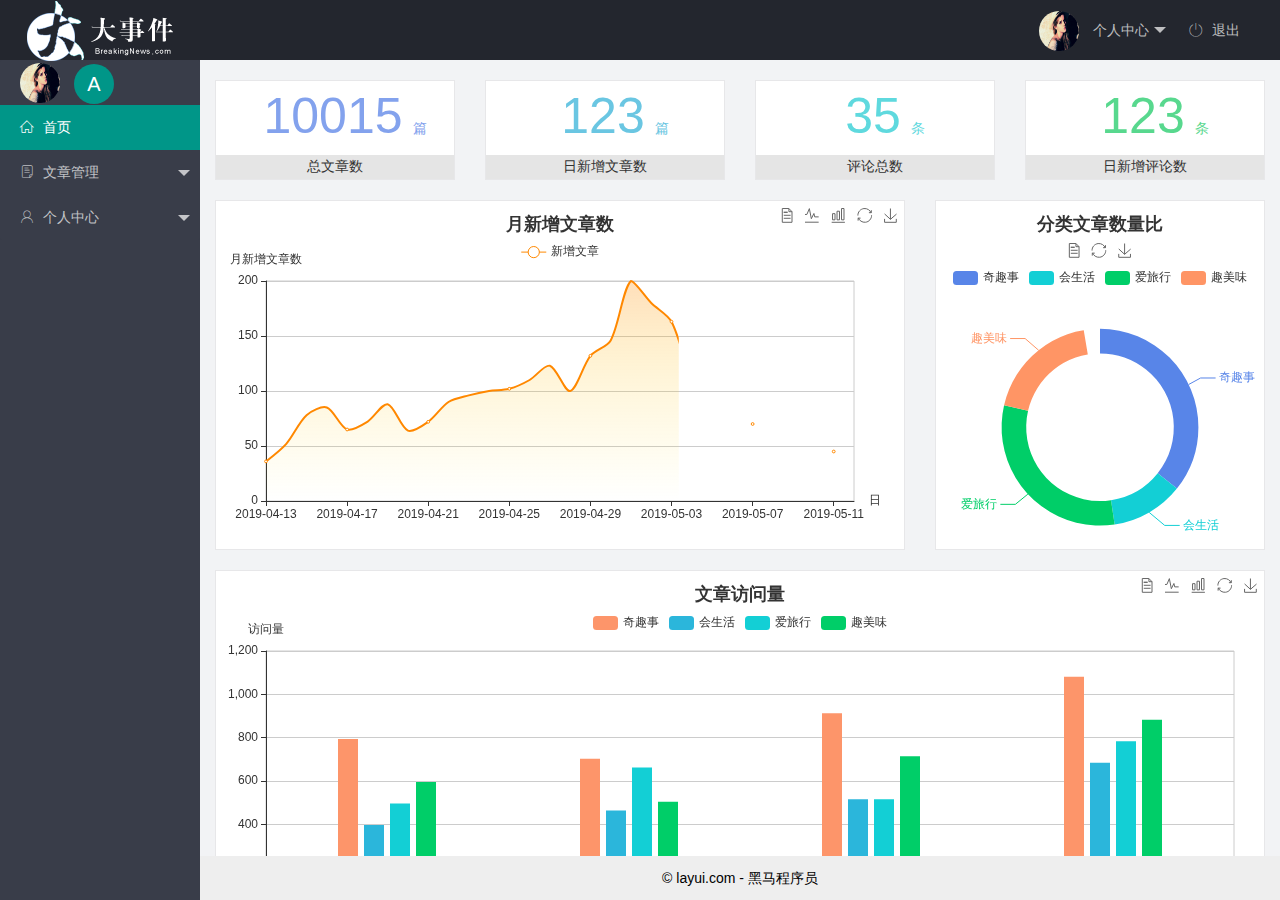
<file: index.html>
<!DOCTYPE html>
<html lang="en">

<head>
    <meta charset="UTF-8">
    <meta name="viewport" content="width=device-width, initial-scale=1.0">
    <title>Document</title>
    <link rel="stylesheet" href="./assets/fonts/iconfont.css">
    <link rel="stylesheet" href="./assets/lib/layui/css/layui.css">
    <link rel="stylesheet" href="./assets/css/index.css">

</head>

<body class="layui-layout-body">
    <div class="layui-layout layui-layout-admin">
        <div class="layui-header">
            <div class="layui-logo"><img src="./assets/images/logo.png" alt=""></div>
            <!-- 头部区域（可配合layui已有的水平导航） -->
            <ul class="layui-nav layui-layout-right">
                <li class="layui-nav-item">
                    <a href="javascript:;">
                        <img src="/assets/images/sample2.jpg" class="layui-nav-img">
                        个人中心
                    </a>
                    <dl class="layui-nav-child">
                        <dd><a href="">基本资料</a></dd>
                        <dd><a href="">安全设置</a></dd>
                        <dd><a href="">重置密码</a></dd>
                    </dl>
                </li>
                <li class="layui-nav-item"><a href="javascipt:;" class="clickbtn"><span
                            class="iconfont icon-tuichu"></span>退出</a>
                </li>
            </ul>
        </div>

        <div class="layui-side layui-bg-black">
            <div class="layui-side-scroll">
                <!-- 左侧导航区域（可配合layui已有的垂直导航） -->
                <ul class="layui-nav layui-nav-tree" lay-shrink="all">
                    <div class="layui-nav-item boderf ">
                        <a href="javascript:;">
                            <img src="/assets/images/sample2.jpg" class="layui-nav-img">
                            <span class="text-avatar">A</span>
                            <span id="welcome"></span>
                        </a>
                    </div>
                    <li class="layui-nav-item layui-this "><a href="./home/dashboard.html" target="fm"><span
                                class="iconfont icon-home"></span>首页</a></li>
                    <li class="layui-nav-item ">
                        <a class="" href="javascript:;"><span class="iconfont icon-16"></span>文章管理</a>
                        <dl class="layui-nav-child">
                            <dd><a href="javascript:;"><i class="layui-icon layui-icon-template-1"></i> 文章类别</a></dd>
                            <dd><a href="javascript:;"><i class="layui-icon layui-icon-read"></i> 文章列表</a></dd>
                            <dd><a href="javascript:;"><i class="layui-icon layui-icon-edit"></i> 发布文章</a></dd>
                        </dl>
                    </li>
                    <li class="layui-nav-item">
                        <a href="javascript:;"><span class="iconfont icon-user"></span>个人中心</a>
                        <dl class="layui-nav-child">
                            <dd><a href="/user_info.html" target="fm"><i class="layui-icon layui-icon-app"></i>基本资料</a>
                            </dd>
                            <dd><a href="javascript:;"><i class="layui-icon layui-icon-camera-fill"></i>更换头像</a></dd>
                            <dd><a href="user_pwd.html" target="fm"><i class="layui-icon layui-icon-set"></i>重置密码</a></dd>
                        </dl>
                    </li>
                </ul>
            </div>
        </div>

        <div class="layui-body">
            <!-- 内容主体区域 -->
            <iframe src="./home/dashboard.html" name="fm" frameborder="0"></iframe>
            <div style="padding: 15px;"></div>
        </div>

        <div class="layui-footer">
            <!-- 底部固定区域 -->
            © layui.com - 黑马程序员
        </div>
    </div>
    <script src="./assets/lib/jquery.js"></script>
    <script src="./assets/lib/layui/layui.all.js"></script>
    <script src="./assets/js/baseAPI.js"></script>
    <script src="./assets/lib/layui/layer.js"></script>
    <script src="./assets/js/index.js"></script>

</body>

</html>
</file>
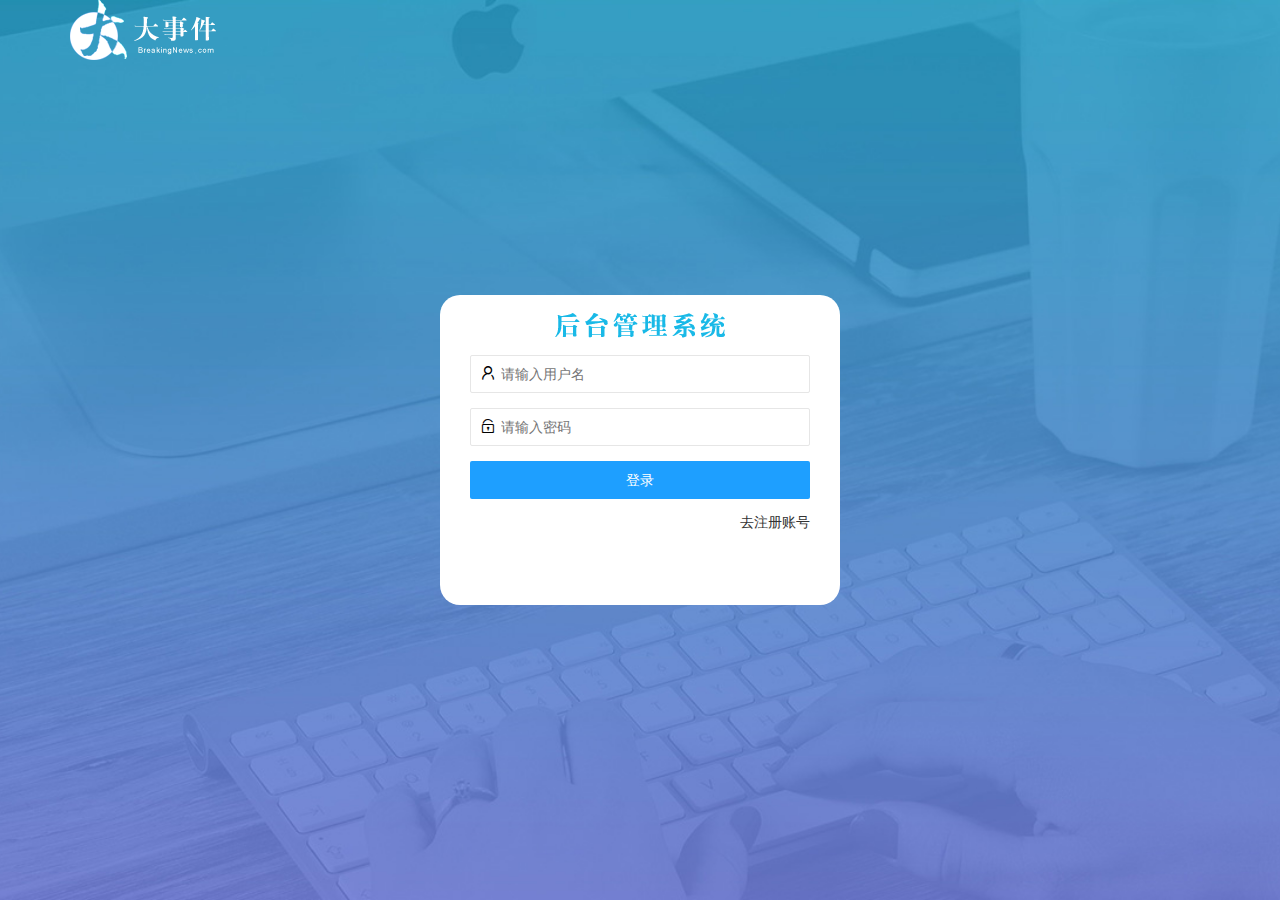
<file: login.html>
<!DOCTYPE html>
<html lang="en">

<head>
    <meta charset="UTF-8">
    <meta name="viewport" content="width=device-width, initial-scale=1.0">
    <title>大事件-登录/注册</title>
    <link rel="stylesheet" href="./assets/css/login.css">
    <link rel="stylesheet" href="./assets/lib/layui/css/layui.css">
</head>

<body>
    <!-- logo界面 -->
    <div class="layui-main">
        <img src="./assets/images/logo.png" alt="">
    </div>
    <!-- 登录注册区域-->
    <div class="loginAndRegBox">
        <!-- 顶部Lodo的界面-->
        <div class="title-box"></div>
        <!-- 登录的界面 -->
        <div class="login-box">
            <form class="layui-form" id="loginpage">
                <div class="layui-form-item">
                    <i class="layui-icon layui-icon-username"></i>
                    <input type="text" name="username" required lay-verify="required" placeholder="请输入用户名"
                        autocomplete="off" class="layui-input">
                </div>
                <div class="layui-form-item">
                    <i class="layui-icon layui-icon-password"></i>
                    <input type="password" name="password" required lay-verify="required|pwd" placeholder="请输入密码"
                        autocomplete="off" class="layui-input">
                </div>
                <div class="layui-form-item">
                    <button class="layui-btn layui-btn-fluid layui-btn-normal" lay-submit
                        lay-filter="formDemo">登录</button>
                </div>
                <div class="layui-form-item links">
                    <a href="javascript:;" id="link-register">去注册账号</a>

                </div>
            </form>
        </div>
        <!-- 注册的页面 -->
        <div class="register-box">
            <form class="layui-form" id="registerpage">
                <div class="layui-form-item">
                    <i class="layui-icon layui-icon-username"></i>
                    <input type="text" name="username" required lay-verify="required" placeholder="请输入用户名"
                        autocomplete="off" class="layui-input " id="uname">
                </div>
                <div class="layui-form-item">
                    <i class="layui-icon layui-icon-password"></i>
                    <input type="password" name="password" required lay-verify="required|pwd" placeholder="请输入密码"
                        autocomplete="off" class="layui-input" id="passwords">
                </div>
                <div class="layui-form-item">
                    <i class="layui-icon layui-icon-password"></i>
                    <input type="password" name="password" required lay-verify="required|pwd|repwd"
                        placeholder="请再次输入密码" autocomplete="off" class="layui-input">
                </div>
                <div class="layui-form-item">
                    <button class="layui-btn layui-btn-fluid layui-btn-normal" lay-submit
                        lay-filter="formDemo">注册</button>
                </div>

                <div class="layui-form-item links">
                    <a href="javascript:;" id="link-login">去登录界面</a>

                </div>
            </form>
        </div>
    </div>
</body>
<script src="./assets//lib/layui/layui.all.js"></script>
<script src="./assets/lib/jquery.js"></script>
<script src="./assets/js/baseAPI.js"></script>
<script src="./assets/lib/layui/layer.js"></script>
<script src="./assets/js/login.js"></script>

</html>
</file>
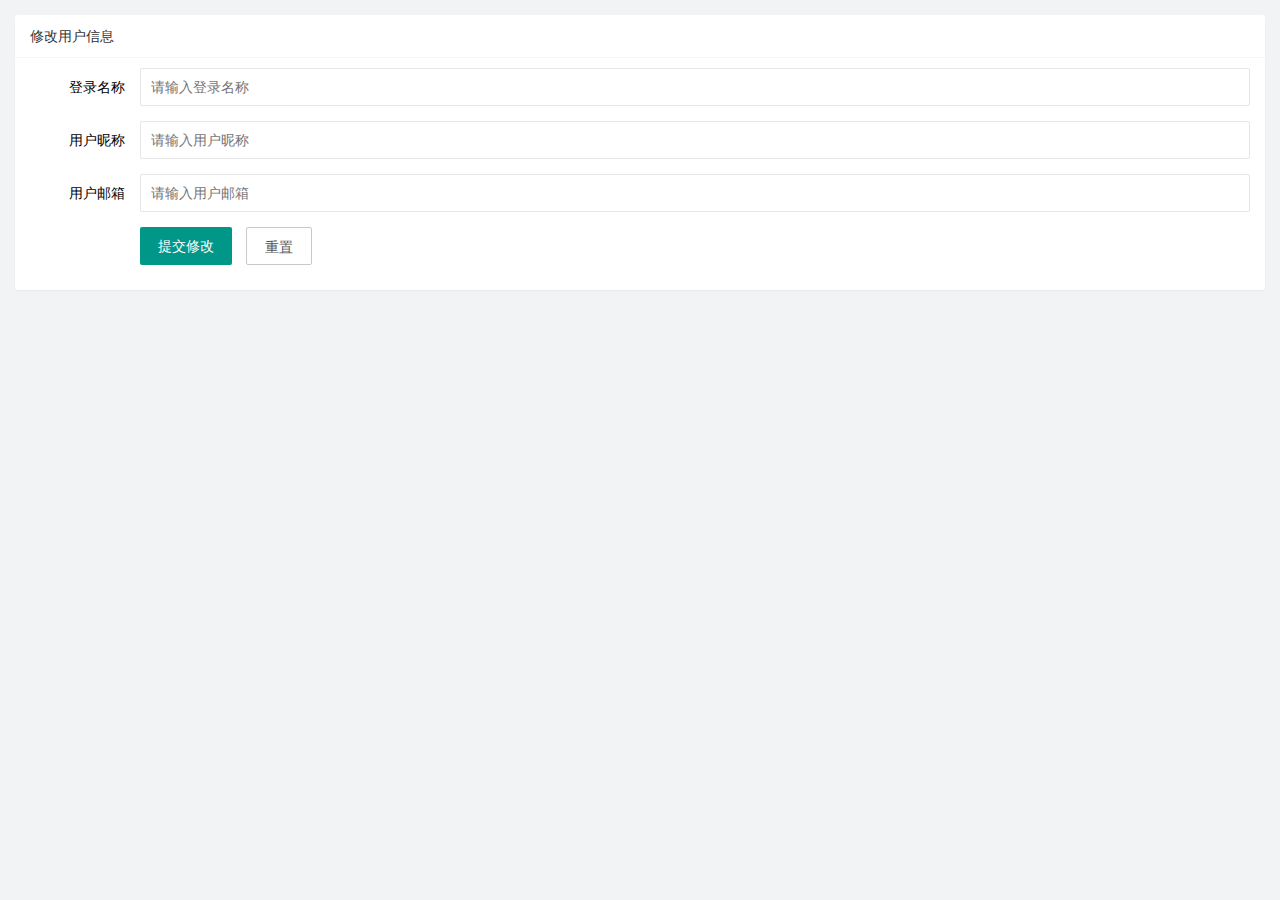
<file: user_info.html>
<!DOCTYPE html>
<html lang="en">

<head>
    <meta charset="UTF-8" />
    <meta name="viewport" content="width=device-width, initial-scale=1.0" />
    <title>Document</title>
    <!-- 导入 layui 的样式 -->
    <link rel="stylesheet" href="/assets/lib/layui/css/layui.css" />
    <!-- 导入自己的样式 -->
    <link rel="stylesheet" href="./assets/css/user_info.css" />
</head>

<body>
    <!-- 卡片区域 -->
    <div class="layui-card">
        <div class="layui-card-header">修改用户信息</div>
        <div class="layui-card-body">
            <!-- form 表单区域 -->
            <form class="layui-form " lay-filter="formuser" id="submitBtn">
                <div class="layui-form-item">
                    <label class="layui-form-label">登录名称</label>
                    <div class="layui-input-block">
                        <input type="text" name="username" required lay-verify="required" placeholder="请输入登录名称"
                            autocomplete="off" class="layui-input " />
                    </div>
                </div>
                <div class="layui-form-item">
                    <label class="layui-form-label">用户昵称</label>
                    <div class="layui-input-block">
                        <input type="text" name="nickname" required lay-verify="required|nickname" placeholder="请输入用户昵称"
                            autocomplete="off" class="layui-input" />
                    </div>
                </div>
                <div class="layui-form-item">
                    <label class="layui-form-label">用户邮箱</label>
                    <div class="layui-input-block">
                        <input type="text" name="email" required lay-verify="required|email" placeholder="请输入用户邮箱"
                            autocomplete="off" class="layui-input" />
                    </div>
                </div>
                <div class="layui-form-item">
                    <div class="layui-input-block">
                        <button class="layui-btn" lay-submit lay-filter="formDemo">提交修改</button>
                        <button type="reset" class="layui-btn layui-btn-primary " id="resetBtn">重置</button>
                    </div>
                </div>
            </form>
        </div>
    </div>
    <script src="./assets/lib/layui/layui.all.js"></script>
    <script src="./assets/lib/jquery.js"></script>
    <script src="./assets/js/baseAPI.js"></script>
    <script src="./assets/js/user_info.js"></script>
</body>

</html>
</file>
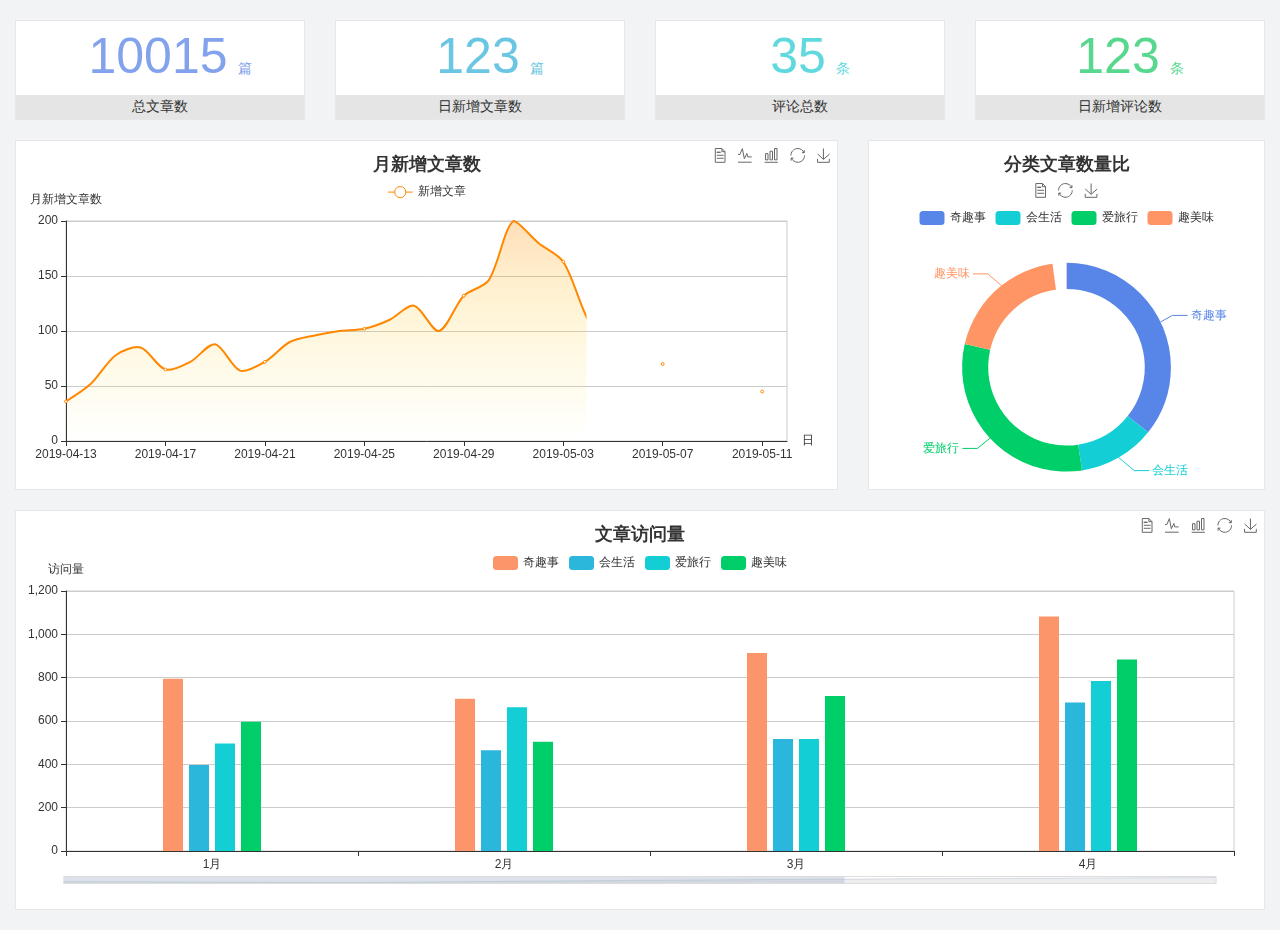
<file: home/dashboard.html>
<!DOCTYPE html>
<html lang="en">

<head>
  <meta charset="UTF-8">
  <meta name="viewport" content="width=device-width, initial-scale=1.0">
  <meta http-equiv="X-UA-Compatible" content="ie=edge">
  <title>图表统计</title>
  <link rel="stylesheet" href="../../assets/lib/bootstrap.css" />
  <link rel="stylesheet" href="../../assets/lib/main.css" />
  <script src="../../assets/lib/jquery.js"></script>
  <script type="text/javascript" src="../../assets/lib/echarts.min.js"></script>
</head>

<body>
  <div class="container-fluid">
    <div class="row spannel_list">
      <div class="col-sm-3 col-xs-6">
        <div class="spannel">
          <em>10015</em><span>篇</span>
          <b>总文章数</b>
        </div>
      </div>
      <div class="col-sm-3 col-xs-6">
        <div class="spannel scolor01">
          <em>123</em><span>篇</span>
          <b>日新增文章数</b>
        </div>
      </div>
      <div class="col-sm-3 col-xs-6">
        <div class="spannel scolor02">
          <em>35</em><span>条</span>
          <b>评论总数</b>
        </div>
      </div>
      <div class="col-sm-3 col-xs-6">
        <div class="spannel scolor03">
          <em>123</em><span>条</span>
          <b>日新增评论数</b>
        </div>
      </div>
    </div>
  </div>

  <div class="container-fluid">
    <div class="row curve-pie">
      <div class="col-lg-8 col-md-8">
        <div class="gragh_pannel" id="curve_show"></div>
      </div>
      <div class="col-lg-4 col-md-4">
        <div class="gragh_pannel" id="pie_show"></div>
      </div>
    </div>
  </div>

  <div class="container-fluid">
    <div class="column_pannel" id="column_show"></div>
  </div>

  <script>
    var oChart = echarts.init(document.getElementById('curve_show'));
    var aList_all = [
      { 'count': 36, 'date': '2019-04-13' },
      { 'count': 52, 'date': '2019-04-14' },
      { 'count': 78, 'date': '2019-04-15' },
      { 'count': 85, 'date': '2019-04-16' },
      { 'count': 65, 'date': '2019-04-17' },
      { 'count': 72, 'date': '2019-04-18' },
      { 'count': 88, 'date': '2019-04-19' },
      { 'count': 64, 'date': '2019-04-20' },
      { 'count': 72, 'date': '2019-04-21' },
      { 'count': 90, 'date': '2019-04-22' },
      { 'count': 96, 'date': '2019-04-23' },
      { 'count': 100, 'date': '2019-04-24' },
      { 'count': 102, 'date': '2019-04-25' },
      { 'count': 110, 'date': '2019-04-26' },
      { 'count': 123, 'date': '2019-04-27' },
      { 'count': 100, 'date': '2019-04-28' },
      { 'count': 132, 'date': '2019-04-29' },
      { 'count': 146, 'date': '2019-04-30' },
      { 'count': 200, 'date': '2019-05-01' },
      { 'count': 180, 'date': '2019-05-02' },
      { 'count': 163, 'date': '2019-05-03' },
      { 'count': 110, 'date': '2019-05-04' },
      { 'count': 80, 'date': '2019-05-05' },
      { 'count': 82, 'date': '2019-05-06' },
      { 'count': 70, 'date': '2019-05-07' },
      { 'count': 65, 'date': '2019-05-08' },
      { 'count': 54, 'date': '2019-05-09' },
      { 'count': 40, 'date': '2019-05-10' },
      { 'count': 45, 'date': '2019-05-11' },
      { 'count': 38, 'date': '2019-05-12' },
    ];

    let aCount = [];
    let aDate = [];

    for (var i = 0; i < aList_all.length; i++) {
      aCount.push(aList_all[i].count);
      aDate.push(aList_all[i].date);
    }

    var chartopt = {
      title: {
        text: '月新增文章数',
        left: 'center',
        top: '10'
      },
      tooltip: {
        trigger: 'axis'
      },
      legend: {
        data: ['新增文章'],
        top: '40'
      },
      toolbox: {
        show: true,
        feature: {
          mark: { show: true },
          dataView: { show: true, readOnly: false },
          magicType: { show: true, type: ['line', 'bar'] },
          restore: { show: true },
          saveAsImage: { show: true }
        }
      },
      calculable: true,
      xAxis: [
        {
          name: '日',
          type: 'category',
          boundaryGap: false,
          data: aDate
        }
      ],
      yAxis: [
        {
          name: '月新增文章数',
          type: 'value'
        }
      ],
      series: [
        {
          name: '新增文章',
          type: 'line',
          smooth: true,
          itemStyle: { normal: { areaStyle: { type: 'default' }, color: '#f80' }, lineStyle: { color: '#f80' } },
          data: aCount
        }],
      areaStyle: {
        normal: {
          color: new echarts.graphic.LinearGradient(0, 0, 0, 1, [{
            offset: 0,
            color: 'rgba(255,136,0,0.39)'
          }, {
            offset: .34,
            color: 'rgba(255,180,0,0.25)'
          }, {
            offset: 1,
            color: 'rgba(255,222,0,0.00)'
          }])

        }
      },
      grid: {
        show: true,
        x: 50,
        x2: 50,
        y: 80,
        height: 220
      }
    };

    oChart.setOption(chartopt);


    var oPie = echarts.init(document.getElementById('pie_show'));
    var oPieopt =
    {
      title: {
        top: 10,
        text: '分类文章数量比',
        x: 'center'
      },
      tooltip: {
        trigger: 'item',
        formatter: "{a} <br/>{b} : {c} ({d}%)"
      },
      color: ['#5885e8', '#13cfd5', '#00ce68', '#ff9565'],
      legend: {
        x: 'center',
        top: 65,
        data: ['奇趣事', '会生活', '爱旅行', '趣美味']
      },
      toolbox: {
        show: true,
        x: 'center',
        top: 35,
        feature: {
          mark: { show: true },
          dataView: { show: true, readOnly: false },
          magicType: {
            show: true,
            type: ['pie', 'funnel'],
            option: {
              funnel: {
                x: '25%',
                width: '50%',
                funnelAlign: 'left',
                max: 1548
              }
            }
          },
          restore: { show: true },
          saveAsImage: { show: true }
        }
      },
      calculable: true,
      series: [
        {
          name: '访问来源',
          type: 'pie',
          radius: ['45%', '60%'],
          center: ['50%', '65%'],
          data: [
            { value: 300, name: '奇趣事' },
            { value: 100, name: '会生活' },
            { value: 260, name: '爱旅行' },
            { value: 180, name: '趣美味' }
          ]
        }
      ]
    };
    oPie.setOption(oPieopt);



    var oColumn = this.echarts.init(document.getElementById('column_show'));
    var oColumnopt =
    {
      title: {
        text: '文章访问量',
        left: 'center',
        top: '10'
      },
      tooltip: {
        trigger: 'axis'
      },
      legend: {
        data: ['奇趣事', '会生活', '爱旅行', '趣美味'],
        top: '40'
      },
      toolbox: {
        show: true,
        feature: {
          mark: { show: true },
          dataView: { show: true, readOnly: false },
          magicType: { show: true, type: ['line', 'bar'] },
          restore: { show: true },
          saveAsImage: { show: true }
        }
      },
      calculable: true,
      xAxis: [
        {
          type: 'category',
          data: ['1月', '2月', '3月', '4月', '5月']
        }
      ],
      yAxis: [
        {
          name: '访问量',
          type: 'value'
        }
      ],
      series: [
        {
          name: '奇趣事',
          type: 'bar',
          barWidth: 20,
          itemStyle: {
            normal: { areaStyle: { type: 'default' }, color: '#fd956a' }
          },
          data: [800, 708, 920, 1090, 1200]
        },
        {
          name: '会生活',
          type: 'bar',
          barWidth: 20,
          itemStyle: {
            normal: { areaStyle: { type: 'default' }, color: '#2bb6db' }
          },
          data: [400, 468, 520, 690, 800]
        },
        {
          name: '爱旅行',
          type: 'bar',
          barWidth: 20,
          itemStyle: {
            normal: { areaStyle: { type: 'default' }, color: '#13cfd5' }
          },
          data: [500, 668, 520, 790, 900]
        },
        {
          name: '趣美味',
          type: 'bar',
          barWidth: 20,
          itemStyle: {
            normal: { areaStyle: { type: 'default' }, color: '#00ce68' }
          },
          data: [600, 508, 720, 890, 1000]
        }
      ],
      grid: {
        show: true,
        x: 50,
        x2: 30,
        y: 80,
        height: 260
      },
      dataZoom: [//给x轴设置滚动条
        {
          start: 0,//默认为0
          end: 100 - 1000 / 31,//默认为100
          type: 'slider',
          show: true,
          xAxisIndex: [0],
          handleSize: 0,//滑动条的 左右2个滑动条的大小
          height: 8,//组件高度
          left: 45, //左边的距离
          right: 50,//右边的距离
          bottom: 26,//右边的距离
          handleColor: '#ddd',//h滑动图标的颜色
          handleStyle: {
            borderColor: "#cacaca",
            borderWidth: "1",
            shadowBlur: 2,
            background: "#ddd",
            shadowColor: "#ddd",
          }
        }]
    };
    oColumn.setOption(oColumnopt);
  </script>
</body>

</html>
</file>
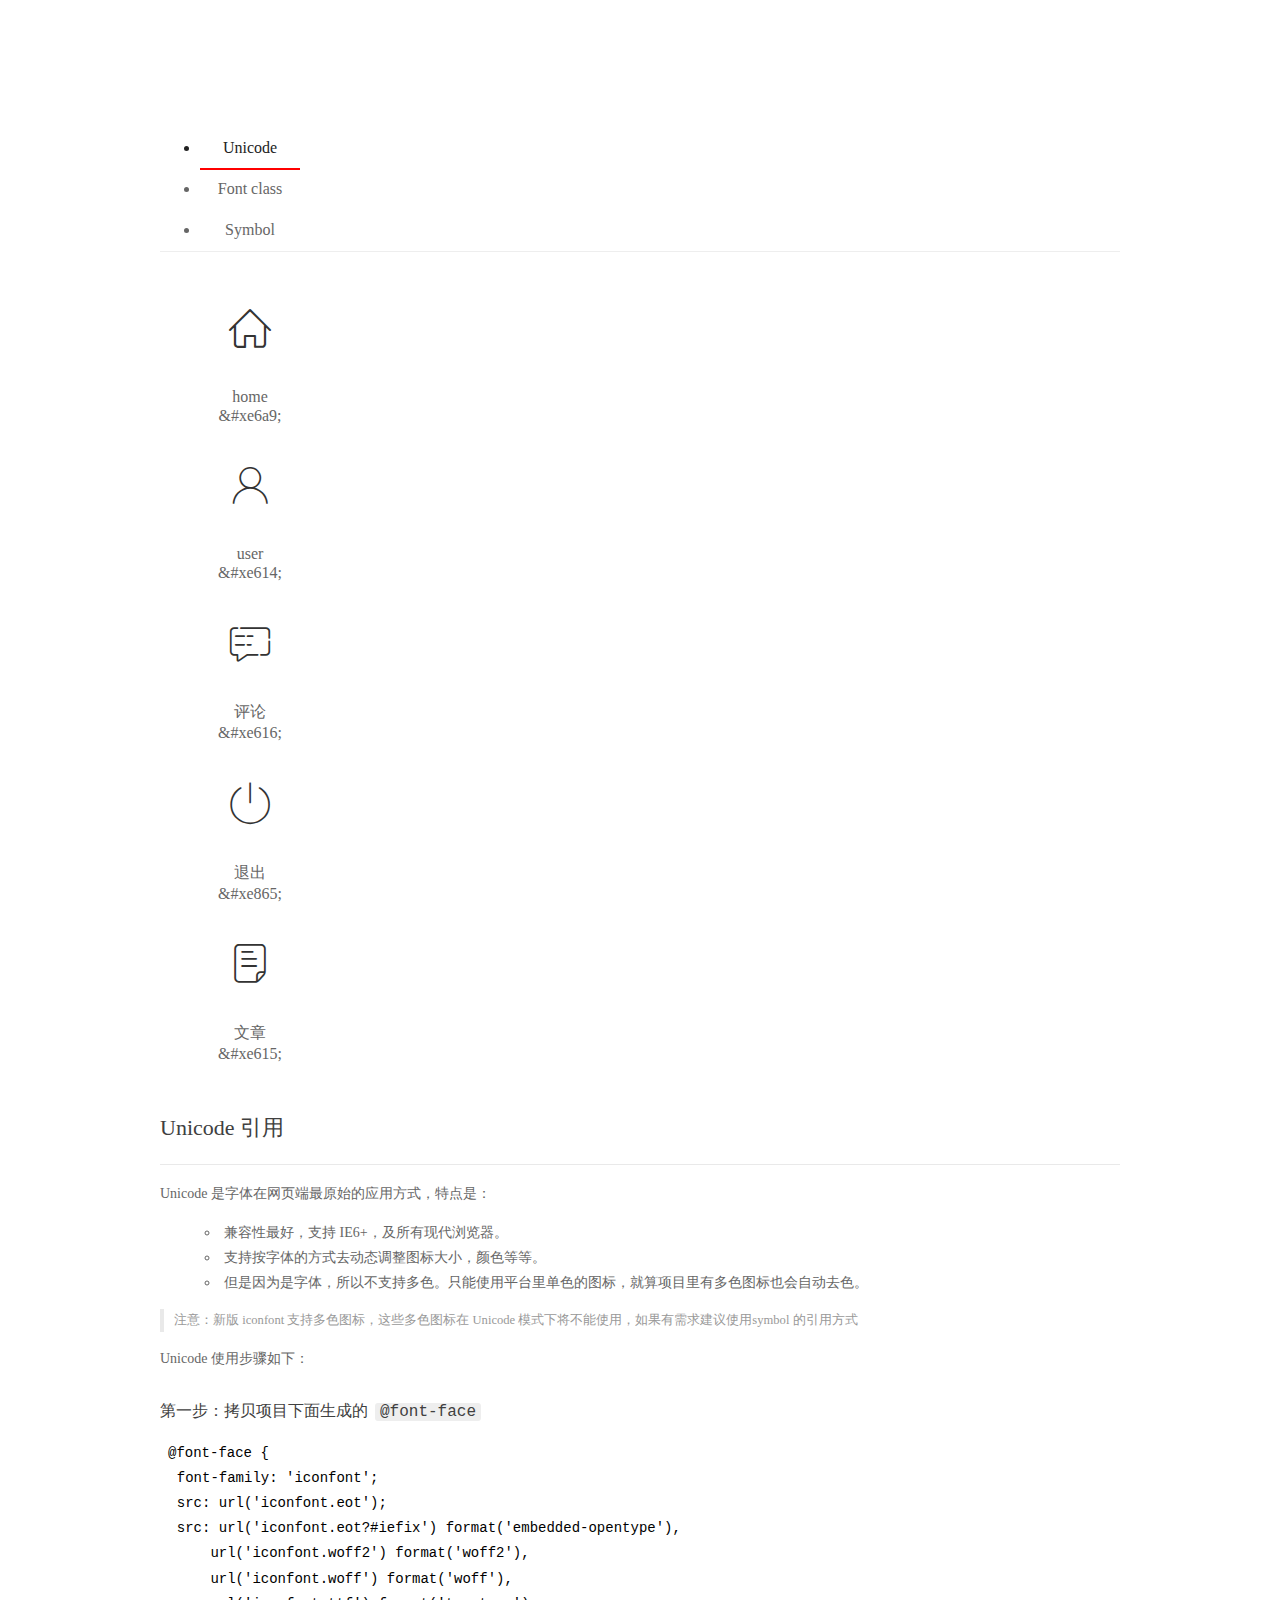
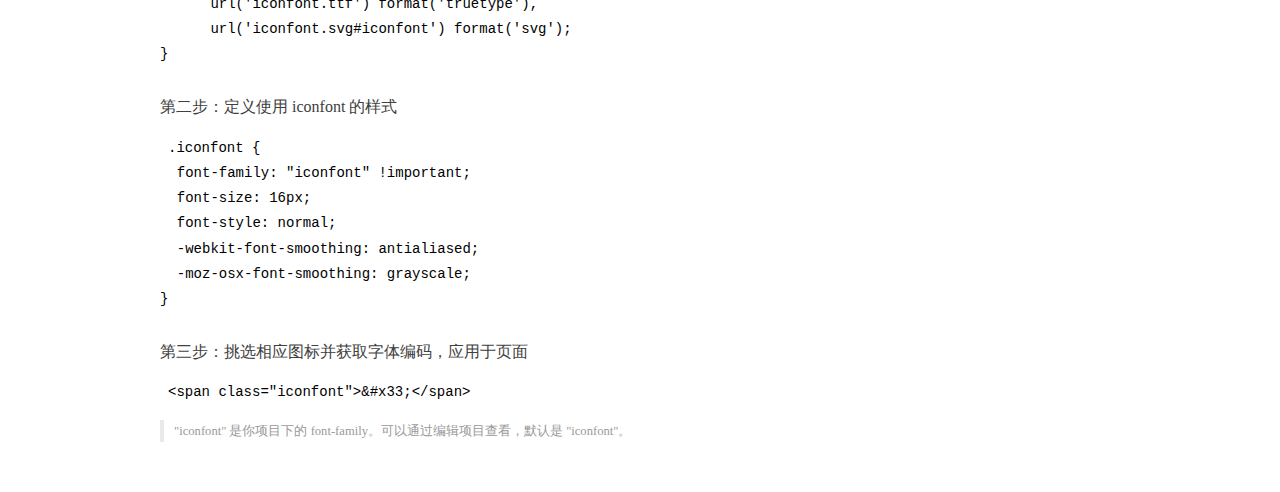
<file: assets/fonts/demo_index.html>
<!DOCTYPE html>
<html>
<head>
  <meta charset="utf-8"/>
  <title>IconFont Demo</title>
  <link rel="shortcut icon" href="https://gtms04.alicdn.com/tps/i4/TB1_oz6GVXXXXaFXpXXJDFnIXXX-64-64.ico" type="image/x-icon"/>
  <link rel="stylesheet" href="https://g.alicdn.com/thx/cube/1.3.2/cube.min.css">
  <link rel="stylesheet" href="demo.css">
  <link rel="stylesheet" href="iconfont.css">
  <script src="iconfont.js"></script>
  <!-- jQuery -->
  <script src="https://a1.alicdn.com/oss/uploads/2018/12/26/7bfddb60-08e8-11e9-9b04-53e73bb6408b.js"></script>
  <!-- 代码高亮 -->
  <script src="https://a1.alicdn.com/oss/uploads/2018/12/26/a3f714d0-08e6-11e9-8a15-ebf944d7534c.js"></script>
</head>
<body>
  <div class="main">
    <h1 class="logo"><a href="https://www.iconfont.cn/" title="iconfont 首页" target="_blank">&#xe86b;</a></h1>
    <div class="nav-tabs">
      <ul id="tabs" class="dib-box">
        <li class="dib active"><span>Unicode</span></li>
        <li class="dib"><span>Font class</span></li>
        <li class="dib"><span>Symbol</span></li>
      </ul>
      
    </div>
    <div class="tab-container">
      <div class="content unicode" style="display: block;">
          <ul class="icon_lists dib-box">
          
            <li class="dib">
              <span class="icon iconfont">&#xe6a9;</span>
                <div class="name">home</div>
                <div class="code-name">&amp;#xe6a9;</div>
              </li>
          
            <li class="dib">
              <span class="icon iconfont">&#xe614;</span>
                <div class="name">user</div>
                <div class="code-name">&amp;#xe614;</div>
              </li>
          
            <li class="dib">
              <span class="icon iconfont">&#xe616;</span>
                <div class="name">评论</div>
                <div class="code-name">&amp;#xe616;</div>
              </li>
          
            <li class="dib">
              <span class="icon iconfont">&#xe865;</span>
                <div class="name">退出</div>
                <div class="code-name">&amp;#xe865;</div>
              </li>
          
            <li class="dib">
              <span class="icon iconfont">&#xe615;</span>
                <div class="name">文章</div>
                <div class="code-name">&amp;#xe615;</div>
              </li>
          
          </ul>
          <div class="article markdown">
          <h2 id="unicode-">Unicode 引用</h2>
          <hr>

          <p>Unicode 是字体在网页端最原始的应用方式，特点是：</p>
          <ul>
            <li>兼容性最好，支持 IE6+，及所有现代浏览器。</li>
            <li>支持按字体的方式去动态调整图标大小，颜色等等。</li>
            <li>但是因为是字体，所以不支持多色。只能使用平台里单色的图标，就算项目里有多色图标也会自动去色。</li>
          </ul>
          <blockquote>
            <p>注意：新版 iconfont 支持多色图标，这些多色图标在 Unicode 模式下将不能使用，如果有需求建议使用symbol 的引用方式</p>
          </blockquote>
          <p>Unicode 使用步骤如下：</p>
          <h3 id="-font-face">第一步：拷贝项目下面生成的 <code>@font-face</code></h3>
<pre><code class="language-css"
>@font-face {
  font-family: 'iconfont';
  src: url('iconfont.eot');
  src: url('iconfont.eot?#iefix') format('embedded-opentype'),
      url('iconfont.woff2') format('woff2'),
      url('iconfont.woff') format('woff'),
      url('iconfont.ttf') format('truetype'),
      url('iconfont.svg#iconfont') format('svg');
}
</code></pre>
          <h3 id="-iconfont-">第二步：定义使用 iconfont 的样式</h3>
<pre><code class="language-css"
>.iconfont {
  font-family: "iconfont" !important;
  font-size: 16px;
  font-style: normal;
  -webkit-font-smoothing: antialiased;
  -moz-osx-font-smoothing: grayscale;
}
</code></pre>
          <h3 id="-">第三步：挑选相应图标并获取字体编码，应用于页面</h3>
<pre>
<code class="language-html"
>&lt;span class="iconfont"&gt;&amp;#x33;&lt;/span&gt;
</code></pre>
          <blockquote>
            <p>"iconfont" 是你项目下的 font-family。可以通过编辑项目查看，默认是 "iconfont"。</p>
          </blockquote>
          </div>
      </div>
      <div class="content font-class">
        <ul class="icon_lists dib-box">
          
          <li class="dib">
            <span class="icon iconfont icon-home"></span>
            <div class="name">
              home
            </div>
            <div class="code-name">.icon-home
            </div>
          </li>
          
          <li class="dib">
            <span class="icon iconfont icon-user"></span>
            <div class="name">
              user
            </div>
            <div class="code-name">.icon-user
            </div>
          </li>
          
          <li class="dib">
            <span class="icon iconfont icon-pinglun"></span>
            <div class="name">
              评论
            </div>
            <div class="code-name">.icon-pinglun
            </div>
          </li>
          
          <li class="dib">
            <span class="icon iconfont icon-tuichu"></span>
            <div class="name">
              退出
            </div>
            <div class="code-name">.icon-tuichu
            </div>
          </li>
          
          <li class="dib">
            <span class="icon iconfont icon-16"></span>
            <div class="name">
              文章
            </div>
            <div class="code-name">.icon-16
            </div>
          </li>
          
        </ul>
        <div class="article markdown">
        <h2 id="font-class-">font-class 引用</h2>
        <hr>

        <p>font-class 是 Unicode 使用方式的一种变种，主要是解决 Unicode 书写不直观，语意不明确的问题。</p>
        <p>与 Unicode 使用方式相比，具有如下特点：</p>
        <ul>
          <li>兼容性良好，支持 IE8+，及所有现代浏览器。</li>
          <li>相比于 Unicode 语意明确，书写更直观。可以很容易分辨这个 icon 是什么。</li>
          <li>因为使用 class 来定义图标，所以当要替换图标时，只需要修改 class 里面的 Unicode 引用。</li>
          <li>不过因为本质上还是使用的字体，所以多色图标还是不支持的。</li>
        </ul>
        <p>使用步骤如下：</p>
        <h3 id="-fontclass-">第一步：引入项目下面生成的 fontclass 代码：</h3>
<pre><code class="language-html">&lt;link rel="stylesheet" href="./iconfont.css"&gt;
</code></pre>
        <h3 id="-">第二步：挑选相应图标并获取类名，应用于页面：</h3>
<pre><code class="language-html">&lt;span class="iconfont icon-xxx"&gt;&lt;/span&gt;
</code></pre>
        <blockquote>
          <p>"
            iconfont" 是你项目下的 font-family。可以通过编辑项目查看，默认是 "iconfont"。</p>
        </blockquote>
      </div>
      </div>
      <div class="content symbol">
          <ul class="icon_lists dib-box">
          
            <li class="dib">
                <svg class="icon svg-icon" aria-hidden="true">
                  <use xlink:href="#icon-home"></use>
                </svg>
                <div class="name">home</div>
                <div class="code-name">#icon-home</div>
            </li>
          
            <li class="dib">
                <svg class="icon svg-icon" aria-hidden="true">
                  <use xlink:href="#icon-user"></use>
                </svg>
                <div class="name">user</div>
                <div class="code-name">#icon-user</div>
            </li>
          
            <li class="dib">
                <svg class="icon svg-icon" aria-hidden="true">
                  <use xlink:href="#icon-pinglun"></use>
                </svg>
                <div class="name">评论</div>
                <div class="code-name">#icon-pinglun</div>
            </li>
          
            <li class="dib">
                <svg class="icon svg-icon" aria-hidden="true">
                  <use xlink:href="#icon-tuichu"></use>
                </svg>
                <div class="name">退出</div>
                <div class="code-name">#icon-tuichu</div>
            </li>
          
            <li class="dib">
                <svg class="icon svg-icon" aria-hidden="true">
                  <use xlink:href="#icon-16"></use>
                </svg>
                <div class="name">文章</div>
                <div class="code-name">#icon-16</div>
            </li>
          
          </ul>
          <div class="article markdown">
          <h2 id="symbol-">Symbol 引用</h2>
          <hr>

          <p>这是一种全新的使用方式，应该说这才是未来的主流，也是平台目前推荐的用法。相关介绍可以参考这篇<a href="">文章</a>
            这种用法其实是做了一个 SVG 的集合，与另外两种相比具有如下特点：</p>
          <ul>
            <li>支持多色图标了，不再受单色限制。</li>
            <li>通过一些技巧，支持像字体那样，通过 <code>font-size</code>, <code>color</code> 来调整样式。</li>
            <li>兼容性较差，支持 IE9+，及现代浏览器。</li>
            <li>浏览器渲染 SVG 的性能一般，还不如 png。</li>
          </ul>
          <p>使用步骤如下：</p>
          <h3 id="-symbol-">第一步：引入项目下面生成的 symbol 代码：</h3>
<pre><code class="language-html">&lt;script src="./iconfont.js"&gt;&lt;/script&gt;
</code></pre>
          <h3 id="-css-">第二步：加入通用 CSS 代码（引入一次就行）：</h3>
<pre><code class="language-html">&lt;style&gt;
.icon {
  width: 1em;
  height: 1em;
  vertical-align: -0.15em;
  fill: currentColor;
  overflow: hidden;
}
&lt;/style&gt;
</code></pre>
          <h3 id="-">第三步：挑选相应图标并获取类名，应用于页面：</h3>
<pre><code class="language-html">&lt;svg class="icon" aria-hidden="true"&gt;
  &lt;use xlink:href="#icon-xxx"&gt;&lt;/use&gt;
&lt;/svg&gt;
</code></pre>
          </div>
      </div>

    </div>
  </div>
  <script>
  $(document).ready(function () {
      $('.tab-container .content:first').show()

      $('#tabs li').click(function (e) {
        var tabContent = $('.tab-container .content')
        var index = $(this).index()

        if ($(this).hasClass('active')) {
          return
        } else {
          $('#tabs li').removeClass('active')
          $(this).addClass('active')

          tabContent.hide().eq(index).fadeIn()
        }
      })
    })
  </script>
</body>
</html>
</file>
<file: assets/fonts/iconfont.css>
@font-face {font-family: "iconfont";
  src: url('iconfont.eot?t=1576139966484'); /* IE9 */
  src: url('iconfont.eot?t=1576139966484#iefix') format('embedded-opentype'), /* IE6-IE8 */
  url('[data-uri]') format('woff2'),
  url('iconfont.woff?t=1576139966484') format('woff'),
  url('iconfont.ttf?t=1576139966484') format('truetype'), /* chrome, firefox, opera, Safari, Android, iOS 4.2+ */
  url('iconfont.svg?t=1576139966484#iconfont') format('svg'); /* iOS 4.1- */
}

.iconfont {
  font-family: "iconfont" !important;
  font-size: 16px;
  font-style: normal;
  -webkit-font-smoothing: antialiased;
  -moz-osx-font-smoothing: grayscale;
}

.icon-home:before {
  content: "\e6a9";
}

.icon-user:before {
  content: "\e614";
}

.icon-pinglun:before {
  content: "\e616";
}

.icon-tuichu:before {
  content: "\e865";
}

.icon-16:before {
  content: "\e615";
}
</file>
<file: assets/lib/layui/css/layui.css>
/** layui-v2.5.5 MIT License By https://www.layui.com */
 .layui-inline,img{display:inline-block;vertical-align:middle}h1,h2,h3,h4,h5,h6{font-weight:400}.layui-edge,.layui-header,.layui-inline,.layui-main{position:relative}.layui-body,.layui-edge,.layui-elip{overflow:hidden}.layui-btn,.layui-edge,.layui-inline,img{vertical-align:middle}.layui-btn,.layui-disabled,.layui-icon,.layui-unselect{-moz-user-select:none;-webkit-user-select:none;-ms-user-select:none}.layui-elip,.layui-form-checkbox span,.layui-form-pane .layui-form-label{text-overflow:ellipsis;white-space:nowrap}.layui-breadcrumb,.layui-tree-btnGroup{visibility:hidden}blockquote,body,button,dd,div,dl,dt,form,h1,h2,h3,h4,h5,h6,input,li,ol,p,pre,td,textarea,th,ul{margin:0;padding:0;-webkit-tap-highlight-color:rgba(0,0,0,0)}a:active,a:hover{outline:0}img{border:none}li{list-style:none}table{border-collapse:collapse;border-spacing:0}h4,h5,h6{font-size:100%}button,input,optgroup,option,select,textarea{font-family:inherit;font-size:inherit;font-style:inherit;font-weight:inherit;outline:0}pre{white-space:pre-wrap;white-space:-moz-pre-wrap;white-space:-pre-wrap;white-space:-o-pre-wrap;word-wrap:break-word}body{line-height:24px;font:14px Helvetica Neue,Helvetica,PingFang SC,Tahoma,Arial,sans-serif}hr{height:1px;margin:10px 0;border:0;clear:both}a{color:#333;text-decoration:none}a:hover{color:#777}a cite{font-style:normal;*cursor:pointer}.layui-border-box,.layui-border-box *{box-sizing:border-box}.layui-box,.layui-box *{box-sizing:content-box}.layui-clear{clear:both;*zoom:1}.layui-clear:after{content:'\20';clear:both;*zoom:1;display:block;height:0}.layui-inline{*display:inline;*zoom:1}.layui-edge{display:inline-block;width:0;height:0;border-width:6px;border-style:dashed;border-color:transparent}.layui-edge-top{top:-4px;border-bottom-color:#999;border-bottom-style:solid}.layui-edge-right{border-left-color:#999;border-left-style:solid}.layui-edge-bottom{top:2px;border-top-color:#999;border-top-style:solid}.layui-edge-left{border-right-color:#999;border-right-style:solid}.layui-disabled,.layui-disabled:hover{color:#d2d2d2!important;cursor:not-allowed!important}.layui-circle{border-radius:100%}.layui-show{display:block!important}.layui-hide{display:none!important}@font-face{font-family:layui-icon;src:url(../font/iconfont.eot?v=250);src:url(../font/iconfont.eot?v=250#iefix) format('embedded-opentype'),url(../font/iconfont.woff2?v=250) format('woff2'),url(../font/iconfont.woff?v=250) format('woff'),url(../font/iconfont.ttf?v=250) format('truetype'),url(../font/iconfont.svg?v=250#layui-icon) format('svg')}.layui-icon{font-family:layui-icon!important;font-size:16px;font-style:normal;-webkit-font-smoothing:antialiased;-moz-osx-font-smoothing:grayscale}.layui-icon-reply-fill:before{content:"\e611"}.layui-icon-set-fill:before{content:"\e614"}.layui-icon-menu-fill:before{content:"\e60f"}.layui-icon-search:before{content:"\e615"}.layui-icon-share:before{content:"\e641"}.layui-icon-set-sm:before{content:"\e620"}.layui-icon-engine:before{content:"\e628"}.layui-icon-close:before{content:"\1006"}.layui-icon-close-fill:before{content:"\1007"}.layui-icon-chart-screen:before{content:"\e629"}.layui-icon-star:before{content:"\e600"}.layui-icon-circle-dot:before{content:"\e617"}.layui-icon-chat:before{content:"\e606"}.layui-icon-release:before{content:"\e609"}.layui-icon-list:before{content:"\e60a"}.layui-icon-chart:before{content:"\e62c"}.layui-icon-ok-circle:before{content:"\1005"}.layui-icon-layim-theme:before{content:"\e61b"}.layui-icon-table:before{content:"\e62d"}.layui-icon-right:before{content:"\e602"}.layui-icon-left:before{content:"\e603"}.layui-icon-cart-simple:before{content:"\e698"}.layui-icon-face-cry:before{content:"\e69c"}.layui-icon-face-smile:before{content:"\e6af"}.layui-icon-survey:before{content:"\e6b2"}.layui-icon-tree:before{content:"\e62e"}.layui-icon-upload-circle:before{content:"\e62f"}.layui-icon-add-circle:before{content:"\e61f"}.layui-icon-download-circle:before{content:"\e601"}.layui-icon-templeate-1:before{content:"\e630"}.layui-icon-util:before{content:"\e631"}.layui-icon-face-surprised:before{content:"\e664"}.layui-icon-edit:before{content:"\e642"}.layui-icon-speaker:before{content:"\e645"}.layui-icon-down:before{content:"\e61a"}.layui-icon-file:before{content:"\e621"}.layui-icon-layouts:before{content:"\e632"}.layui-icon-rate-half:before{content:"\e6c9"}.layui-icon-add-circle-fine:before{content:"\e608"}.layui-icon-prev-circle:before{content:"\e633"}.layui-icon-read:before{content:"\e705"}.layui-icon-404:before{content:"\e61c"}.layui-icon-carousel:before{content:"\e634"}.layui-icon-help:before{content:"\e607"}.layui-icon-code-circle:before{content:"\e635"}.layui-icon-water:before{content:"\e636"}.layui-icon-username:before{content:"\e66f"}.layui-icon-find-fill:before{content:"\e670"}.layui-icon-about:before{content:"\e60b"}.layui-icon-location:before{content:"\e715"}.layui-icon-up:before{content:"\e619"}.layui-icon-pause:before{content:"\e651"}.layui-icon-date:before{content:"\e637"}.layui-icon-layim-uploadfile:before{content:"\e61d"}.layui-icon-delete:before{content:"\e640"}.layui-icon-play:before{content:"\e652"}.layui-icon-top:before{content:"\e604"}.layui-icon-friends:before{content:"\e612"}.layui-icon-refresh-3:before{content:"\e9aa"}.layui-icon-ok:before{content:"\e605"}.layui-icon-layer:before{content:"\e638"}.layui-icon-face-smile-fine:before{content:"\e60c"}.layui-icon-dollar:before{content:"\e659"}.layui-icon-group:before{content:"\e613"}.layui-icon-layim-download:before{content:"\e61e"}.layui-icon-picture-fine:before{content:"\e60d"}.layui-icon-link:before{content:"\e64c"}.layui-icon-diamond:before{content:"\e735"}.layui-icon-log:before{content:"\e60e"}.layui-icon-rate-solid:before{content:"\e67a"}.layui-icon-fonts-del:before{content:"\e64f"}.layui-icon-unlink:before{content:"\e64d"}.layui-icon-fonts-clear:before{content:"\e639"}.layui-icon-triangle-r:before{content:"\e623"}.layui-icon-circle:before{content:"\e63f"}.layui-icon-radio:before{content:"\e643"}.layui-icon-align-center:before{content:"\e647"}.layui-icon-align-right:before{content:"\e648"}.layui-icon-align-left:before{content:"\e649"}.layui-icon-loading-1:before{content:"\e63e"}.layui-icon-return:before{content:"\e65c"}.layui-icon-fonts-strong:before{content:"\e62b"}.layui-icon-upload:before{content:"\e67c"}.layui-icon-dialogue:before{content:"\e63a"}.layui-icon-video:before{content:"\e6ed"}.layui-icon-headset:before{content:"\e6fc"}.layui-icon-cellphone-fine:before{content:"\e63b"}.layui-icon-add-1:before{content:"\e654"}.layui-icon-face-smile-b:before{content:"\e650"}.layui-icon-fonts-html:before{content:"\e64b"}.layui-icon-form:before{content:"\e63c"}.layui-icon-cart:before{content:"\e657"}.layui-icon-camera-fill:before{content:"\e65d"}.layui-icon-tabs:before{content:"\e62a"}.layui-icon-fonts-code:before{content:"\e64e"}.layui-icon-fire:before{content:"\e756"}.layui-icon-set:before{content:"\e716"}.layui-icon-fonts-u:before{content:"\e646"}.layui-icon-triangle-d:before{content:"\e625"}.layui-icon-tips:before{content:"\e702"}.layui-icon-picture:before{content:"\e64a"}.layui-icon-more-vertical:before{content:"\e671"}.layui-icon-flag:before{content:"\e66c"}.layui-icon-loading:before{content:"\e63d"}.layui-icon-fonts-i:before{content:"\e644"}.layui-icon-refresh-1:before{content:"\e666"}.layui-icon-rmb:before{content:"\e65e"}.layui-icon-home:before{content:"\e68e"}.layui-icon-user:before{content:"\e770"}.layui-icon-notice:before{content:"\e667"}.layui-icon-login-weibo:before{content:"\e675"}.layui-icon-voice:before{content:"\e688"}.layui-icon-upload-drag:before{content:"\e681"}.layui-icon-login-qq:before{content:"\e676"}.layui-icon-snowflake:before{content:"\e6b1"}.layui-icon-file-b:before{content:"\e655"}.layui-icon-template:before{content:"\e663"}.layui-icon-auz:before{content:"\e672"}.layui-icon-console:before{content:"\e665"}.layui-icon-app:before{content:"\e653"}.layui-icon-prev:before{content:"\e65a"}.layui-icon-website:before{content:"\e7ae"}.layui-icon-next:before{content:"\e65b"}.layui-icon-component:before{content:"\e857"}.layui-icon-more:before{content:"\e65f"}.layui-icon-login-wechat:before{content:"\e677"}.layui-icon-shrink-right:before{content:"\e668"}.layui-icon-spread-left:before{content:"\e66b"}.layui-icon-camera:before{content:"\e660"}.layui-icon-note:before{content:"\e66e"}.layui-icon-refresh:before{content:"\e669"}.layui-icon-female:before{content:"\e661"}.layui-icon-male:before{content:"\e662"}.layui-icon-password:before{content:"\e673"}.layui-icon-senior:before{content:"\e674"}.layui-icon-theme:before{content:"\e66a"}.layui-icon-tread:before{content:"\e6c5"}.layui-icon-praise:before{content:"\e6c6"}.layui-icon-star-fill:before{content:"\e658"}.layui-icon-rate:before{content:"\e67b"}.layui-icon-template-1:before{content:"\e656"}.layui-icon-vercode:before{content:"\e679"}.layui-icon-cellphone:before{content:"\e678"}.layui-icon-screen-full:before{content:"\e622"}.layui-icon-screen-restore:before{content:"\e758"}.layui-icon-cols:before{content:"\e610"}.layui-icon-export:before{content:"\e67d"}.layui-icon-print:before{content:"\e66d"}.layui-icon-slider:before{content:"\e714"}.layui-icon-addition:before{content:"\e624"}.layui-icon-subtraction:before{content:"\e67e"}.layui-icon-service:before{content:"\e626"}.layui-icon-transfer:before{content:"\e691"}.layui-main{width:1140px;margin:0 auto}.layui-header{z-index:1000;height:60px}.layui-header a:hover{transition:all .5s;-webkit-transition:all .5s}.layui-side{position:fixed;left:0;top:0;bottom:0;z-index:999;width:200px;overflow-x:hidden}.layui-side-scroll{position:relative;width:220px;height:100%;overflow-x:hidden}.layui-body{position:absolute;left:200px;right:0;top:0;bottom:0;z-index:998;width:auto;overflow-y:auto;box-sizing:border-box}.layui-layout-body{overflow:hidden}.layui-layout-admin .layui-header{background-color:#23262E}.layui-layout-admin .layui-side{top:60px;width:200px;overflow-x:hidden}.layui-layout-admin .layui-body{position:fixed;top:60px;bottom:44px}.layui-layout-admin .layui-main{width:auto;margin:0 15px}.layui-layout-admin .layui-footer{position:fixed;left:200px;right:0;bottom:0;height:44px;line-height:44px;padding:0 15px;background-color:#eee}.layui-layout-admin .layui-logo{position:absolute;left:0;top:0;width:200px;height:100%;line-height:60px;text-align:center;color:#009688;font-size:16px}.layui-layout-admin .layui-header .layui-nav{background:0 0}.layui-layout-left{position:absolute!important;left:200px;top:0}.layui-layout-right{position:absolute!important;right:0;top:0}.layui-container{position:relative;margin:0 auto;padding:0 15px;box-sizing:border-box}.layui-fluid{position:relative;margin:0 auto;padding:0 15px}.layui-row:after,.layui-row:before{content:'';display:block;clear:both}.layui-col-lg1,.layui-col-lg10,.layui-col-lg11,.layui-col-lg12,.layui-col-lg2,.layui-col-lg3,.layui-col-lg4,.layui-col-lg5,.layui-col-lg6,.layui-col-lg7,.layui-col-lg8,.layui-col-lg9,.layui-col-md1,.layui-col-md10,.layui-col-md11,.layui-col-md12,.layui-col-md2,.layui-col-md3,.layui-col-md4,.layui-col-md5,.layui-col-md6,.layui-col-md7,.layui-col-md8,.layui-col-md9,.layui-col-sm1,.layui-col-sm10,.layui-col-sm11,.layui-col-sm12,.layui-col-sm2,.layui-col-sm3,.layui-col-sm4,.layui-col-sm5,.layui-col-sm6,.layui-col-sm7,.layui-col-sm8,.layui-col-sm9,.layui-col-xs1,.layui-col-xs10,.layui-col-xs11,.layui-col-xs12,.layui-col-xs2,.layui-col-xs3,.layui-col-xs4,.layui-col-xs5,.layui-col-xs6,.layui-col-xs7,.layui-col-xs8,.layui-col-xs9{position:relative;display:block;box-sizing:border-box}.layui-col-xs1,.layui-col-xs10,.layui-col-xs11,.layui-col-xs12,.layui-col-xs2,.layui-col-xs3,.layui-col-xs4,.layui-col-xs5,.layui-col-xs6,.layui-col-xs7,.layui-col-xs8,.layui-col-xs9{float:left}.layui-col-xs1{width:8.33333333%}.layui-col-xs2{width:16.66666667%}.layui-col-xs3{width:25%}.layui-col-xs4{width:33.33333333%}.layui-col-xs5{width:41.66666667%}.layui-col-xs6{width:50%}.layui-col-xs7{width:58.33333333%}.layui-col-xs8{width:66.66666667%}.layui-col-xs9{width:75%}.layui-col-xs10{width:83.33333333%}.layui-col-xs11{width:91.66666667%}.layui-col-xs12{width:100%}.layui-col-xs-offset1{margin-left:8.33333333%}.layui-col-xs-offset2{margin-left:16.66666667%}.layui-col-xs-offset3{margin-left:25%}.layui-col-xs-offset4{margin-left:33.33333333%}.layui-col-xs-offset5{margin-left:41.66666667%}.layui-col-xs-offset6{margin-left:50%}.layui-col-xs-offset7{margin-left:58.33333333%}.layui-col-xs-offset8{margin-left:66.66666667%}.layui-col-xs-offset9{margin-left:75%}.layui-col-xs-offset10{margin-left:83.33333333%}.layui-col-xs-offset11{margin-left:91.66666667%}.layui-col-xs-offset12{margin-left:100%}@media screen and (max-width:768px){.layui-hide-xs{display:none!important}.layui-show-xs-block{display:block!important}.layui-show-xs-inline{display:inline!important}.layui-show-xs-inline-block{display:inline-block!important}}@media screen and (min-width:768px){.layui-container{width:750px}.layui-hide-sm{display:none!important}.layui-show-sm-block{display:block!important}.layui-show-sm-inline{display:inline!important}.layui-show-sm-inline-block{display:inline-block!important}.layui-col-sm1,.layui-col-sm10,.layui-col-sm11,.layui-col-sm12,.layui-col-sm2,.layui-col-sm3,.layui-col-sm4,.layui-col-sm5,.layui-col-sm6,.layui-col-sm7,.layui-col-sm8,.layui-col-sm9{float:left}.layui-col-sm1{width:8.33333333%}.layui-col-sm2{width:16.66666667%}.layui-col-sm3{width:25%}.layui-col-sm4{width:33.33333333%}.layui-col-sm5{width:41.66666667%}.layui-col-sm6{width:50%}.layui-col-sm7{width:58.33333333%}.layui-col-sm8{width:66.66666667%}.layui-col-sm9{width:75%}.layui-col-sm10{width:83.33333333%}.layui-col-sm11{width:91.66666667%}.layui-col-sm12{width:100%}.layui-col-sm-offset1{margin-left:8.33333333%}.layui-col-sm-offset2{margin-left:16.66666667%}.layui-col-sm-offset3{margin-left:25%}.layui-col-sm-offset4{margin-left:33.33333333%}.layui-col-sm-offset5{margin-left:41.66666667%}.layui-col-sm-offset6{margin-left:50%}.layui-col-sm-offset7{margin-left:58.33333333%}.layui-col-sm-offset8{margin-left:66.66666667%}.layui-col-sm-offset9{margin-left:75%}.layui-col-sm-offset10{margin-left:83.33333333%}.layui-col-sm-offset11{margin-left:91.66666667%}.layui-col-sm-offset12{margin-left:100%}}@media screen and (min-width:992px){.layui-container{width:970px}.layui-hide-md{display:none!important}.layui-show-md-block{display:block!important}.layui-show-md-inline{display:inline!important}.layui-show-md-inline-block{display:inline-block!important}.layui-col-md1,.layui-col-md10,.layui-col-md11,.layui-col-md12,.layui-col-md2,.layui-col-md3,.layui-col-md4,.layui-col-md5,.layui-col-md6,.layui-col-md7,.layui-col-md8,.layui-col-md9{float:left}.layui-col-md1{width:8.33333333%}.layui-col-md2{width:16.66666667%}.layui-col-md3{width:25%}.layui-col-md4{width:33.33333333%}.layui-col-md5{width:41.66666667%}.layui-col-md6{width:50%}.layui-col-md7{width:58.33333333%}.layui-col-md8{width:66.66666667%}.layui-col-md9{width:75%}.layui-col-md10{width:83.33333333%}.layui-col-md11{width:91.66666667%}.layui-col-md12{width:100%}.layui-col-md-offset1{margin-left:8.33333333%}.layui-col-md-offset2{margin-left:16.66666667%}.layui-col-md-offset3{margin-left:25%}.layui-col-md-offset4{margin-left:33.33333333%}.layui-col-md-offset5{margin-left:41.66666667%}.layui-col-md-offset6{margin-left:50%}.layui-col-md-offset7{margin-left:58.33333333%}.layui-col-md-offset8{margin-left:66.66666667%}.layui-col-md-offset9{margin-left:75%}.layui-col-md-offset10{margin-left:83.33333333%}.layui-col-md-offset11{margin-left:91.66666667%}.layui-col-md-offset12{margin-left:100%}}@media screen and (min-width:1200px){.layui-container{width:1170px}.layui-hide-lg{display:none!important}.layui-show-lg-block{display:block!important}.layui-show-lg-inline{display:inline!important}.layui-show-lg-inline-block{display:inline-block!important}.layui-col-lg1,.layui-col-lg10,.layui-col-lg11,.layui-col-lg12,.layui-col-lg2,.layui-col-lg3,.layui-col-lg4,.layui-col-lg5,.layui-col-lg6,.layui-col-lg7,.layui-col-lg8,.layui-col-lg9{float:left}.layui-col-lg1{width:8.33333333%}.layui-col-lg2{width:16.66666667%}.layui-col-lg3{width:25%}.layui-col-lg4{width:33.33333333%}.layui-col-lg5{width:41.66666667%}.layui-col-lg6{width:50%}.layui-col-lg7{width:58.33333333%}.layui-col-lg8{width:66.66666667%}.layui-col-lg9{width:75%}.layui-col-lg10{width:83.33333333%}.layui-col-lg11{width:91.66666667%}.layui-col-lg12{width:100%}.layui-col-lg-offset1{margin-left:8.33333333%}.layui-col-lg-offset2{margin-left:16.66666667%}.layui-col-lg-offset3{margin-left:25%}.layui-col-lg-offset4{margin-left:33.33333333%}.layui-col-lg-offset5{margin-left:41.66666667%}.layui-col-lg-offset6{margin-left:50%}.layui-col-lg-offset7{margin-left:58.33333333%}.layui-col-lg-offset8{margin-left:66.66666667%}.layui-col-lg-offset9{margin-left:75%}.layui-col-lg-offset10{margin-left:83.33333333%}.layui-col-lg-offset11{margin-left:91.66666667%}.layui-col-lg-offset12{margin-left:100%}}.layui-col-space1{margin:-.5px}.layui-col-space1>*{padding:.5px}.layui-col-space3{margin:-1.5px}.layui-col-space3>*{padding:1.5px}.layui-col-space5{margin:-2.5px}.layui-col-space5>*{padding:2.5px}.layui-col-space8{margin:-3.5px}.layui-col-space8>*{padding:3.5px}.layui-col-space10{margin:-5px}.layui-col-space10>*{padding:5px}.layui-col-space12{margin:-6px}.layui-col-space12>*{padding:6px}.layui-col-space15{margin:-7.5px}.layui-col-space15>*{padding:7.5px}.layui-col-space18{margin:-9px}.layui-col-space18>*{padding:9px}.layui-col-space20{margin:-10px}.layui-col-space20>*{padding:10px}.layui-col-space22{margin:-11px}.layui-col-space22>*{padding:11px}.layui-col-space25{margin:-12.5px}.layui-col-space25>*{padding:12.5px}.layui-col-space30{margin:-15px}.layui-col-space30>*{padding:15px}.layui-btn,.layui-input,.layui-select,.layui-textarea,.layui-upload-button{outline:0;-webkit-appearance:none;transition:all .3s;-webkit-transition:all .3s;box-sizing:border-box}.layui-elem-quote{margin-bottom:10px;padding:15px;line-height:22px;border-left:5px solid #009688;border-radius:0 2px 2px 0;background-color:#f2f2f2}.layui-quote-nm{border-style:solid;border-width:1px 1px 1px 5px;background:0 0}.layui-elem-field{margin-bottom:10px;padding:0;border-width:1px;border-style:solid}.layui-elem-field legend{margin-left:20px;padding:0 10px;font-size:20px;font-weight:300}.layui-field-title{margin:10px 0 20px;border-width:1px 0 0}.layui-field-box{padding:10px 15px}.layui-field-title .layui-field-box{padding:10px 0}.layui-progress{position:relative;height:6px;border-radius:20px;background-color:#e2e2e2}.layui-progress-bar{position:absolute;left:0;top:0;width:0;max-width:100%;height:6px;border-radius:20px;text-align:right;background-color:#5FB878;transition:all .3s;-webkit-transition:all .3s}.layui-progress-big,.layui-progress-big .layui-progress-bar{height:18px;line-height:18px}.layui-progress-text{position:relative;top:-20px;line-height:18px;font-size:12px;color:#666}.layui-progress-big .layui-progress-text{position:static;padding:0 10px;color:#fff}.layui-collapse{border-width:1px;border-style:solid;border-radius:2px}.layui-colla-content,.layui-colla-item{border-top-width:1px;border-top-style:solid}.layui-colla-item:first-child{border-top:none}.layui-colla-title{position:relative;height:42px;line-height:42px;padding:0 15px 0 35px;color:#333;background-color:#f2f2f2;cursor:pointer;font-size:14px;overflow:hidden}.layui-colla-content{display:none;padding:10px 15px;line-height:22px;color:#666}.layui-colla-icon{position:absolute;left:15px;top:0;font-size:14px}.layui-card{margin-bottom:15px;border-radius:2px;background-color:#fff;box-shadow:0 1px 2px 0 rgba(0,0,0,.05)}.layui-card:last-child{margin-bottom:0}.layui-card-header{position:relative;height:42px;line-height:42px;padding:0 15px;border-bottom:1px solid #f6f6f6;color:#333;border-radius:2px 2px 0 0;font-size:14px}.layui-bg-black,.layui-bg-blue,.layui-bg-cyan,.layui-bg-green,.layui-bg-orange,.layui-bg-red{color:#fff!important}.layui-card-body{position:relative;padding:10px 15px;line-height:24px}.layui-card-body[pad15]{padding:15px}.layui-card-body[pad20]{padding:20px}.layui-card-body .layui-table{margin:5px 0}.layui-card .layui-tab{margin:0}.layui-panel-window{position:relative;padding:15px;border-radius:0;border-top:5px solid #E6E6E6;background-color:#fff}.layui-auxiliar-moving{position:fixed;left:0;right:0;top:0;bottom:0;width:100%;height:100%;background:0 0;z-index:9999999999}.layui-form-label,.layui-form-mid,.layui-form-select,.layui-input-block,.layui-input-inline,.layui-textarea{position:relative}.layui-bg-red{background-color:#FF5722!important}.layui-bg-orange{background-color:#FFB800!important}.layui-bg-green{background-color:#009688!important}.layui-bg-cyan{background-color:#2F4056!important}.layui-bg-blue{background-color:#1E9FFF!important}.layui-bg-black{background-color:#393D49!important}.layui-bg-gray{background-color:#eee!important;color:#666!important}.layui-badge-rim,.layui-colla-content,.layui-colla-item,.layui-collapse,.layui-elem-field,.layui-form-pane .layui-form-item[pane],.layui-form-pane .layui-form-label,.layui-input,.layui-layedit,.layui-layedit-tool,.layui-quote-nm,.layui-select,.layui-tab-bar,.layui-tab-card,.layui-tab-title,.layui-tab-title .layui-this:after,.layui-textarea{border-color:#e6e6e6}.layui-timeline-item:before,hr{background-color:#e6e6e6}.layui-text{line-height:22px;font-size:14px;color:#666}.layui-text h1,.layui-text h2,.layui-text h3{font-weight:500;color:#333}.layui-text h1{font-size:30px}.layui-text h2{font-size:24px}.layui-text h3{font-size:18px}.layui-text a:not(.layui-btn){color:#01AAED}.layui-text a:not(.layui-btn):hover{text-decoration:underline}.layui-text ul{padding:5px 0 5px 15px}.layui-text ul li{margin-top:5px;list-style-type:disc}.layui-text em,.layui-word-aux{color:#999!important;padding:0 5px!important}.layui-btn{display:inline-block;height:38px;line-height:38px;padding:0 18px;background-color:#009688;color:#fff;white-space:nowrap;text-align:center;font-size:14px;border:none;border-radius:2px;cursor:pointer}.layui-btn:hover{opacity:.8;filter:alpha(opacity=80);color:#fff}.layui-btn:active{opacity:1;filter:alpha(opacity=100)}.layui-btn+.layui-btn{margin-left:10px}.layui-btn-container{font-size:0}.layui-btn-container .layui-btn{margin-right:10px;margin-bottom:10px}.layui-btn-container .layui-btn+.layui-btn{margin-left:0}.layui-table .layui-btn-container .layui-btn{margin-bottom:9px}.layui-btn-radius{border-radius:100px}.layui-btn .layui-icon{margin-right:3px;font-size:18px;vertical-align:bottom;vertical-align:middle\9}.layui-btn-primary{border:1px solid #C9C9C9;background-color:#fff;color:#555}.layui-btn-primary:hover{border-color:#009688;color:#333}.layui-btn-normal{background-color:#1E9FFF}.layui-btn-warm{background-color:#FFB800}.layui-btn-danger{background-color:#FF5722}.layui-btn-checked{background-color:#5FB878}.layui-btn-disabled,.layui-btn-disabled:active,.layui-btn-disabled:hover{border:1px solid #e6e6e6;background-color:#FBFBFB;color:#C9C9C9;cursor:not-allowed;opacity:1}.layui-btn-lg{height:44px;line-height:44px;padding:0 25px;font-size:16px}.layui-btn-sm{height:30px;line-height:30px;padding:0 10px;font-size:12px}.layui-btn-sm i{font-size:16px!important}.layui-btn-xs{height:22px;line-height:22px;padding:0 5px;font-size:12px}.layui-btn-xs i{font-size:14px!important}.layui-btn-group{display:inline-block;vertical-align:middle;font-size:0}.layui-btn-group .layui-btn{margin-left:0!important;margin-right:0!important;border-left:1px solid rgba(255,255,255,.5);border-radius:0}.layui-btn-group .layui-btn-primary{border-left:none}.layui-btn-group .layui-btn-primary:hover{border-color:#C9C9C9;color:#009688}.layui-btn-group .layui-btn:first-child{border-left:none;border-radius:2px 0 0 2px}.layui-btn-group .layui-btn-primary:first-child{border-left:1px solid #c9c9c9}.layui-btn-group .layui-btn:last-child{border-radius:0 2px 2px 0}.layui-btn-group .layui-btn+.layui-btn{margin-left:0}.layui-btn-group+.layui-btn-group{margin-left:10px}.layui-btn-fluid{width:100%}.layui-input,.layui-select,.layui-textarea{height:38px;line-height:1.3;line-height:38px\9;border-width:1px;border-style:solid;background-color:#fff;border-radius:2px}.layui-input::-webkit-input-placeholder,.layui-select::-webkit-input-placeholder,.layui-textarea::-webkit-input-placeholder{line-height:1.3}.layui-input,.layui-textarea{display:block;width:100%;padding-left:10px}.layui-input:hover,.layui-textarea:hover{border-color:#D2D2D2!important}.layui-input:focus,.layui-textarea:focus{border-color:#C9C9C9!important}.layui-textarea{min-height:100px;height:auto;line-height:20px;padding:6px 10px;resize:vertical}.layui-select{padding:0 10px}.layui-form input[type=checkbox],.layui-form input[type=radio],.layui-form select{display:none}.layui-form [lay-ignore]{display:initial}.layui-form-item{margin-bottom:15px;clear:both;*zoom:1}.layui-form-item:after{content:'\20';clear:both;*zoom:1;display:block;height:0}.layui-form-label{float:left;display:block;padding:9px 15px;width:80px;font-weight:400;line-height:20px;text-align:right}.layui-form-label-col{display:block;float:none;padding:9px 0;line-height:20px;text-align:left}.layui-form-item .layui-inline{margin-bottom:5px;margin-right:10px}.layui-input-block{margin-left:110px;min-height:36px}.layui-input-inline{display:inline-block;vertical-align:middle}.layui-form-item .layui-input-inline{float:left;width:190px;margin-right:10px}.layui-form-text .layui-input-inline{width:auto}.layui-form-mid{float:left;display:block;padding:9px 0!important;line-height:20px;margin-right:10px}.layui-form-danger+.layui-form-select .layui-input,.layui-form-danger:focus{border-color:#FF5722!important}.layui-form-select .layui-input{padding-right:30px;cursor:pointer}.layui-form-select .layui-edge{position:absolute;right:10px;top:50%;margin-top:-3px;cursor:pointer;border-width:6px;border-top-color:#c2c2c2;border-top-style:solid;transition:all .3s;-webkit-transition:all .3s}.layui-form-select dl{display:none;position:absolute;left:0;top:42px;padding:5px 0;z-index:899;min-width:100%;border:1px solid #d2d2d2;max-height:300px;overflow-y:auto;background-color:#fff;border-radius:2px;box-shadow:0 2px 4px rgba(0,0,0,.12);box-sizing:border-box}.layui-form-select dl dd,.layui-form-select dl dt{padding:0 10px;line-height:36px;white-space:nowrap;overflow:hidden;text-overflow:ellipsis}.layui-form-select dl dt{font-size:12px;color:#999}.layui-form-select dl dd{cursor:pointer}.layui-form-select dl dd:hover{background-color:#f2f2f2;-webkit-transition:.5s all;transition:.5s all}.layui-form-select .layui-select-group dd{padding-left:20px}.layui-form-select dl dd.layui-select-tips{padding-left:10px!important;color:#999}.layui-form-select dl dd.layui-this{background-color:#5FB878;color:#fff}.layui-form-checkbox,.layui-form-select dl dd.layui-disabled{background-color:#fff}.layui-form-selected dl{display:block}.layui-form-checkbox,.layui-form-checkbox *,.layui-form-switch{display:inline-block;vertical-align:middle}.layui-form-selected .layui-edge{margin-top:-9px;-webkit-transform:rotate(180deg);transform:rotate(180deg);margin-top:-3px\9}:root .layui-form-selected .layui-edge{margin-top:-9px\0/IE9}.layui-form-selectup dl{top:auto;bottom:42px}.layui-select-none{margin:5px 0;text-align:center;color:#999}.layui-select-disabled .layui-disabled{border-color:#eee!important}.layui-select-disabled .layui-edge{border-top-color:#d2d2d2}.layui-form-checkbox{position:relative;height:30px;line-height:30px;margin-right:10px;padding-right:30px;cursor:pointer;font-size:0;-webkit-transition:.1s linear;transition:.1s linear;box-sizing:border-box}.layui-form-checkbox span{padding:0 10px;height:100%;font-size:14px;border-radius:2px 0 0 2px;background-color:#d2d2d2;color:#fff;overflow:hidden}.layui-form-checkbox:hover span{background-color:#c2c2c2}.layui-form-checkbox i{position:absolute;right:0;top:0;width:30px;height:28px;border:1px solid #d2d2d2;border-left:none;border-radius:0 2px 2px 0;color:#fff;font-size:20px;text-align:center}.layui-form-checkbox:hover i{border-color:#c2c2c2;color:#c2c2c2}.layui-form-checked,.layui-form-checked:hover{border-color:#5FB878}.layui-form-checked span,.layui-form-checked:hover span{background-color:#5FB878}.layui-form-checked i,.layui-form-checked:hover i{color:#5FB878}.layui-form-item .layui-form-checkbox{margin-top:4px}.layui-form-checkbox[lay-skin=primary]{height:auto!important;line-height:normal!important;min-width:18px;min-height:18px;border:none!important;margin-right:0;padding-left:28px;padding-right:0;background:0 0}.layui-form-checkbox[lay-skin=primary] span{padding-left:0;padding-right:15px;line-height:18px;background:0 0;color:#666}.layui-form-checkbox[lay-skin=primary] i{right:auto;left:0;width:16px;height:16px;line-height:16px;border:1px solid #d2d2d2;font-size:12px;border-radius:2px;background-color:#fff;-webkit-transition:.1s linear;transition:.1s linear}.layui-form-checkbox[lay-skin=primary]:hover i{border-color:#5FB878;color:#fff}.layui-form-checked[lay-skin=primary] i{border-color:#5FB878!important;background-color:#5FB878;color:#fff}.layui-checkbox-disbaled[lay-skin=primary] span{background:0 0!important;color:#c2c2c2}.layui-checkbox-disbaled[lay-skin=primary]:hover i{border-color:#d2d2d2}.layui-form-item .layui-form-checkbox[lay-skin=primary]{margin-top:10px}.layui-form-switch{position:relative;height:22px;line-height:22px;min-width:35px;padding:0 5px;margin-top:8px;border:1px solid #d2d2d2;border-radius:20px;cursor:pointer;background-color:#fff;-webkit-transition:.1s linear;transition:.1s linear}.layui-form-switch i{position:absolute;left:5px;top:3px;width:16px;height:16px;border-radius:20px;background-color:#d2d2d2;-webkit-transition:.1s linear;transition:.1s linear}.layui-form-switch em{position:relative;top:0;width:25px;margin-left:21px;padding:0!important;text-align:center!important;color:#999!important;font-style:normal!important;font-size:12px}.layui-form-onswitch{border-color:#5FB878;background-color:#5FB878}.layui-checkbox-disbaled,.layui-checkbox-disbaled i{border-color:#e2e2e2!important}.layui-form-onswitch i{left:100%;margin-left:-21px;background-color:#fff}.layui-form-onswitch em{margin-left:5px;margin-right:21px;color:#fff!important}.layui-checkbox-disbaled span{background-color:#e2e2e2!important}.layui-checkbox-disbaled:hover i{color:#fff!important}[lay-radio]{display:none}.layui-form-radio,.layui-form-radio *{display:inline-block;vertical-align:middle}.layui-form-radio{line-height:28px;margin:6px 10px 0 0;padding-right:10px;cursor:pointer;font-size:0}.layui-form-radio *{font-size:14px}.layui-form-radio>i{margin-right:8px;font-size:22px;color:#c2c2c2}.layui-form-radio>i:hover,.layui-form-radioed>i{color:#5FB878}.layui-radio-disbaled>i{color:#e2e2e2!important}.layui-form-pane .layui-form-label{width:110px;padding:8px 15px;height:38px;line-height:20px;border-width:1px;border-style:solid;border-radius:2px 0 0 2px;text-align:center;background-color:#FBFBFB;overflow:hidden;box-sizing:border-box}.layui-form-pane .layui-input-inline{margin-left:-1px}.layui-form-pane .layui-input-block{margin-left:110px;left:-1px}.layui-form-pane .layui-input{border-radius:0 2px 2px 0}.layui-form-pane .layui-form-text .layui-form-label{float:none;width:100%;border-radius:2px;box-sizing:border-box;text-align:left}.layui-form-pane .layui-form-text .layui-input-inline{display:block;margin:0;top:-1px;clear:both}.layui-form-pane .layui-form-text .layui-input-block{margin:0;left:0;top:-1px}.layui-form-pane .layui-form-text .layui-textarea{min-height:100px;border-radius:0 0 2px 2px}.layui-form-pane .layui-form-checkbox{margin:4px 0 4px 10px}.layui-form-pane .layui-form-radio,.layui-form-pane .layui-form-switch{margin-top:6px;margin-left:10px}.layui-form-pane .layui-form-item[pane]{position:relative;border-width:1px;border-style:solid}.layui-form-pane .layui-form-item[pane] .layui-form-label{position:absolute;left:0;top:0;height:100%;border-width:0 1px 0 0}.layui-form-pane .layui-form-item[pane] .layui-input-inline{margin-left:110px}@media screen and (max-width:450px){.layui-form-item .layui-form-label{text-overflow:ellipsis;overflow:hidden;white-space:nowrap}.layui-form-item .layui-inline{display:block;margin-right:0;margin-bottom:20px;clear:both}.layui-form-item .layui-inline:after{content:'\20';clear:both;display:block;height:0}.layui-form-item .layui-input-inline{display:block;float:none;left:-3px;width:auto;margin:0 0 10px 112px}.layui-form-item .layui-input-inline+.layui-form-mid{margin-left:110px;top:-5px;padding:0}.layui-form-item .layui-form-checkbox{margin-right:5px;margin-bottom:5px}}.layui-layedit{border-width:1px;border-style:solid;border-radius:2px}.layui-layedit-tool{padding:3px 5px;border-bottom-width:1px;border-bottom-style:solid;font-size:0}.layedit-tool-fixed{position:fixed;top:0;border-top:1px solid #e2e2e2}.layui-layedit-tool .layedit-tool-mid,.layui-layedit-tool .layui-icon{display:inline-block;vertical-align:middle;text-align:center;font-size:14px}.layui-layedit-tool .layui-icon{position:relative;width:32px;height:30px;line-height:30px;margin:3px 5px;color:#777;cursor:pointer;border-radius:2px}.layui-layedit-tool .layui-icon:hover{color:#393D49}.layui-layedit-tool .layui-icon:active{color:#000}.layui-layedit-tool .layedit-tool-active{background-color:#e2e2e2;color:#000}.layui-layedit-tool .layui-disabled,.layui-layedit-tool .layui-disabled:hover{color:#d2d2d2;cursor:not-allowed}.layui-layedit-tool .layedit-tool-mid{width:1px;height:18px;margin:0 10px;background-color:#d2d2d2}.layedit-tool-html{width:50px!important;font-size:30px!important}.layedit-tool-b,.layedit-tool-code,.layedit-tool-help{font-size:16px!important}.layedit-tool-d,.layedit-tool-face,.layedit-tool-image,.layedit-tool-unlink{font-size:18px!important}.layedit-tool-image input{position:absolute;font-size:0;left:0;top:0;width:100%;height:100%;opacity:.01;filter:Alpha(opacity=1);cursor:pointer}.layui-layedit-iframe iframe{display:block;width:100%}#LAY_layedit_code{overflow:hidden}.layui-laypage{display:inline-block;*display:inline;*zoom:1;vertical-align:middle;margin:10px 0;font-size:0}.layui-laypage>a:first-child,.layui-laypage>a:first-child em{border-radius:2px 0 0 2px}.layui-laypage>a:last-child,.layui-laypage>a:last-child em{border-radius:0 2px 2px 0}.layui-laypage>:first-child{margin-left:0!important}.layui-laypage>:last-child{margin-right:0!important}.layui-laypage a,.layui-laypage button,.layui-laypage input,.layui-laypage select,.layui-laypage span{border:1px solid #e2e2e2}.layui-laypage a,.layui-laypage span{display:inline-block;*display:inline;*zoom:1;vertical-align:middle;padding:0 15px;height:28px;line-height:28px;margin:0 -1px 5px 0;background-color:#fff;color:#333;font-size:12px}.layui-flow-more a *,.layui-laypage input,.layui-table-view select[lay-ignore]{display:inline-block}.layui-laypage a:hover{color:#009688}.layui-laypage em{font-style:normal}.layui-laypage .layui-laypage-spr{color:#999;font-weight:700}.layui-laypage a{text-decoration:none}.layui-laypage .layui-laypage-curr{position:relative}.layui-laypage .layui-laypage-curr em{position:relative;color:#fff}.layui-laypage .layui-laypage-curr .layui-laypage-em{position:absolute;left:-1px;top:-1px;padding:1px;width:100%;height:100%;background-color:#009688}.layui-laypage-em{border-radius:2px}.layui-laypage-next em,.layui-laypage-prev em{font-family:Sim sun;font-size:16px}.layui-laypage .layui-laypage-count,.layui-laypage .layui-laypage-limits,.layui-laypage .layui-laypage-refresh,.layui-laypage .layui-laypage-skip{margin-left:10px;margin-right:10px;padding:0;border:none}.layui-laypage .layui-laypage-limits,.layui-laypage .layui-laypage-refresh{vertical-align:top}.layui-laypage .layui-laypage-refresh i{font-size:18px;cursor:pointer}.layui-laypage select{height:22px;padding:3px;border-radius:2px;cursor:pointer}.layui-laypage .layui-laypage-skip{height:30px;line-height:30px;color:#999}.layui-laypage button,.layui-laypage input{height:30px;line-height:30px;border-radius:2px;vertical-align:top;background-color:#fff;box-sizing:border-box}.layui-laypage input{width:40px;margin:0 10px;padding:0 3px;text-align:center}.layui-laypage input:focus,.layui-laypage select:focus{border-color:#009688!important}.layui-laypage button{margin-left:10px;padding:0 10px;cursor:pointer}.layui-table,.layui-table-view{margin:10px 0}.layui-flow-more{margin:10px 0;text-align:center;color:#999;font-size:14px}.layui-flow-more a{height:32px;line-height:32px}.layui-flow-more a *{vertical-align:top}.layui-flow-more a cite{padding:0 20px;border-radius:3px;background-color:#eee;color:#333;font-style:normal}.layui-flow-more a cite:hover{opacity:.8}.layui-flow-more a i{font-size:30px;color:#737383}.layui-table{width:100%;background-color:#fff;color:#666}.layui-table tr{transition:all .3s;-webkit-transition:all .3s}.layui-table th{text-align:left;font-weight:400}.layui-table tbody tr:hover,.layui-table thead tr,.layui-table-click,.layui-table-header,.layui-table-hover,.layui-table-mend,.layui-table-patch,.layui-table-tool,.layui-table-total,.layui-table-total tr,.layui-table[lay-even] tr:nth-child(even){background-color:#f2f2f2}.layui-table td,.layui-table th,.layui-table-col-set,.layui-table-fixed-r,.layui-table-grid-down,.layui-table-header,.layui-table-page,.layui-table-tips-main,.layui-table-tool,.layui-table-total,.layui-table-view,.layui-table[lay-skin=line],.layui-table[lay-skin=row]{border-width:1px;border-style:solid;border-color:#e6e6e6}.layui-table td,.layui-table th{position:relative;padding:9px 15px;min-height:20px;line-height:20px;font-size:14px}.layui-table[lay-skin=line] td,.layui-table[lay-skin=line] th{border-width:0 0 1px}.layui-table[lay-skin=row] td,.layui-table[lay-skin=row] th{border-width:0 1px 0 0}.layui-table[lay-skin=nob] td,.layui-table[lay-skin=nob] th{border:none}.layui-table img{max-width:100px}.layui-table[lay-size=lg] td,.layui-table[lay-size=lg] th{padding:15px 30px}.layui-table-view .layui-table[lay-size=lg] .layui-table-cell{height:40px;line-height:40px}.layui-table[lay-size=sm] td,.layui-table[lay-size=sm] th{font-size:12px;padding:5px 10px}.layui-table-view .layui-table[lay-size=sm] .layui-table-cell{height:20px;line-height:20px}.layui-table[lay-data]{display:none}.layui-table-box{position:relative;overflow:hidden}.layui-table-view .layui-table{position:relative;width:auto;margin:0}.layui-table-view .layui-table[lay-skin=line]{border-width:0 1px 0 0}.layui-table-view .layui-table[lay-skin=row]{border-width:0 0 1px}.layui-table-view .layui-table td,.layui-table-view .layui-table th{padding:5px 0;border-top:none;border-left:none}.layui-table-view .layui-table th.layui-unselect .layui-table-cell span{cursor:pointer}.layui-table-view .layui-table td{cursor:default}.layui-table-view .layui-table td[data-edit=text]{cursor:text}.layui-table-view .layui-form-checkbox[lay-skin=primary] i{width:18px;height:18px}.layui-table-view .layui-form-radio{line-height:0;padding:0}.layui-table-view .layui-form-radio>i{margin:0;font-size:20px}.layui-table-init{position:absolute;left:0;top:0;width:100%;height:100%;text-align:center;z-index:110}.layui-table-init .layui-icon{position:absolute;left:50%;top:50%;margin:-15px 0 0 -15px;font-size:30px;color:#c2c2c2}.layui-table-header{border-width:0 0 1px;overflow:hidden}.layui-table-header .layui-table{margin-bottom:-1px}.layui-table-tool .layui-inline[lay-event]{position:relative;width:26px;height:26px;padding:5px;line-height:16px;margin-right:10px;text-align:center;color:#333;border:1px solid #ccc;cursor:pointer;-webkit-transition:.5s all;transition:.5s all}.layui-table-tool .layui-inline[lay-event]:hover{border:1px solid #999}.layui-table-tool-temp{padding-right:120px}.layui-table-tool-self{position:absolute;right:17px;top:10px}.layui-table-tool .layui-table-tool-self .layui-inline[lay-event]{margin:0 0 0 10px}.layui-table-tool-panel{position:absolute;top:29px;left:-1px;padding:5px 0;min-width:150px;min-height:40px;border:1px solid #d2d2d2;text-align:left;overflow-y:auto;background-color:#fff;box-shadow:0 2px 4px rgba(0,0,0,.12)}.layui-table-cell,.layui-table-tool-panel li{overflow:hidden;text-overflow:ellipsis;white-space:nowrap}.layui-table-tool-panel li{padding:0 10px;line-height:30px;-webkit-transition:.5s all;transition:.5s all}.layui-table-tool-panel li .layui-form-checkbox[lay-skin=primary]{width:100%;padding-left:28px}.layui-table-tool-panel li:hover{background-color:#f2f2f2}.layui-table-tool-panel li .layui-form-checkbox[lay-skin=primary] i{position:absolute;left:0;top:0}.layui-table-tool-panel li .layui-form-checkbox[lay-skin=primary] span{padding:0}.layui-table-tool .layui-table-tool-self .layui-table-tool-panel{left:auto;right:-1px}.layui-table-col-set{position:absolute;right:0;top:0;width:20px;height:100%;border-width:0 0 0 1px;background-color:#fff}.layui-table-sort{width:10px;height:20px;margin-left:5px;cursor:pointer!important}.layui-table-sort .layui-edge{position:absolute;left:5px;border-width:5px}.layui-table-sort .layui-table-sort-asc{top:3px;border-top:none;border-bottom-style:solid;border-bottom-color:#b2b2b2}.layui-table-sort .layui-table-sort-asc:hover{border-bottom-color:#666}.layui-table-sort .layui-table-sort-desc{bottom:5px;border-bottom:none;border-top-style:solid;border-top-color:#b2b2b2}.layui-table-sort .layui-table-sort-desc:hover{border-top-color:#666}.layui-table-sort[lay-sort=asc] .layui-table-sort-asc{border-bottom-color:#000}.layui-table-sort[lay-sort=desc] .layui-table-sort-desc{border-top-color:#000}.layui-table-cell{height:28px;line-height:28px;padding:0 15px;position:relative;box-sizing:border-box}.layui-table-cell .layui-form-checkbox[lay-skin=primary]{top:-1px;padding:0}.layui-table-cell .layui-table-link{color:#01AAED}.laytable-cell-checkbox,.laytable-cell-numbers,.laytable-cell-radio,.laytable-cell-space{padding:0;text-align:center}.layui-table-body{position:relative;overflow:auto;margin-right:-1px;margin-bottom:-1px}.layui-table-body .layui-none{line-height:26px;padding:15px;text-align:center;color:#999}.layui-table-fixed{position:absolute;left:0;top:0;z-index:101}.layui-table-fixed .layui-table-body{overflow:hidden}.layui-table-fixed-l{box-shadow:0 -1px 8px rgba(0,0,0,.08)}.layui-table-fixed-r{left:auto;right:-1px;border-width:0 0 0 1px;box-shadow:-1px 0 8px rgba(0,0,0,.08)}.layui-table-fixed-r .layui-table-header{position:relative;overflow:visible}.layui-table-mend{position:absolute;right:-49px;top:0;height:100%;width:50px}.layui-table-tool{position:relative;z-index:890;width:100%;min-height:50px;line-height:30px;padding:10px 15px;border-width:0 0 1px}.layui-table-tool .layui-btn-container{margin-bottom:-10px}.layui-table-page,.layui-table-total{border-width:1px 0 0;margin-bottom:-1px;overflow:hidden}.layui-table-page{position:relative;width:100%;padding:7px 7px 0;height:41px;font-size:12px;white-space:nowrap}.layui-table-page>div{height:26px}.layui-table-page .layui-laypage{margin:0}.layui-table-page .layui-laypage a,.layui-table-page .layui-laypage span{height:26px;line-height:26px;margin-bottom:10px;border:none;background:0 0}.layui-table-page .layui-laypage a,.layui-table-page .layui-laypage span.layui-laypage-curr{padding:0 12px}.layui-table-page .layui-laypage span{margin-left:0;padding:0}.layui-table-page .layui-laypage .layui-laypage-prev{margin-left:-7px!important}.layui-table-page .layui-laypage .layui-laypage-curr .layui-laypage-em{left:0;top:0;padding:0}.layui-table-page .layui-laypage button,.layui-table-page .layui-laypage input{height:26px;line-height:26px}.layui-table-page .layui-laypage input{width:40px}.layui-table-page .layui-laypage button{padding:0 10px}.layui-table-page select{height:18px}.layui-table-patch .layui-table-cell{padding:0;width:30px}.layui-table-edit{position:absolute;left:0;top:0;width:100%;height:100%;padding:0 14px 1px;border-radius:0;box-shadow:1px 1px 20px rgba(0,0,0,.15)}.layui-table-edit:focus{border-color:#5FB878!important}select.layui-table-edit{padding:0 0 0 10px;border-color:#C9C9C9}.layui-table-view .layui-form-checkbox,.layui-table-view .layui-form-radio,.layui-table-view .layui-form-switch{top:0;margin:0;box-sizing:content-box}.layui-table-view .layui-form-checkbox{top:-1px;height:26px;line-height:26px}.layui-table-view .layui-form-checkbox i{height:26px}.layui-table-grid .layui-table-cell{overflow:visible}.layui-table-grid-down{position:absolute;top:0;right:0;width:26px;height:100%;padding:5px 0;border-width:0 0 0 1px;text-align:center;background-color:#fff;color:#999;cursor:pointer}.layui-table-grid-down .layui-icon{position:absolute;top:50%;left:50%;margin:-8px 0 0 -8px}.layui-table-grid-down:hover{background-color:#fbfbfb}body .layui-table-tips .layui-layer-content{background:0 0;padding:0;box-shadow:0 1px 6px rgba(0,0,0,.12)}.layui-table-tips-main{margin:-44px 0 0 -1px;max-height:150px;padding:8px 15px;font-size:14px;overflow-y:scroll;background-color:#fff;color:#666}.layui-table-tips-c{position:absolute;right:-3px;top:-13px;width:20px;height:20px;padding:3px;cursor:pointer;background-color:#666;border-radius:50%;color:#fff}.layui-table-tips-c:hover{background-color:#777}.layui-table-tips-c:before{position:relative;right:-2px}.layui-upload-file{display:none!important;opacity:.01;filter:Alpha(opacity=1)}.layui-upload-drag,.layui-upload-form,.layui-upload-wrap{display:inline-block}.layui-upload-list{margin:10px 0}.layui-upload-choose{padding:0 10px;color:#999}.layui-upload-drag{position:relative;padding:30px;border:1px dashed #e2e2e2;background-color:#fff;text-align:center;cursor:pointer;color:#999}.layui-upload-drag .layui-icon{font-size:50px;color:#009688}.layui-upload-drag[lay-over]{border-color:#009688}.layui-upload-iframe{position:absolute;width:0;height:0;border:0;visibility:hidden}.layui-upload-wrap{position:relative;vertical-align:middle}.layui-upload-wrap .layui-upload-file{display:block!important;position:absolute;left:0;top:0;z-index:10;font-size:100px;width:100%;height:100%;opacity:.01;filter:Alpha(opacity=1);cursor:pointer}.layui-transfer-active,.layui-transfer-box{display:inline-block;vertical-align:middle}.layui-transfer-box,.layui-transfer-header,.layui-transfer-search{border-width:0;border-style:solid;border-color:#e6e6e6}.layui-transfer-box{position:relative;border-width:1px;width:200px;height:360px;border-radius:2px;background-color:#fff}.layui-transfer-box .layui-form-checkbox{width:100%;margin:0!important}.layui-transfer-header{height:38px;line-height:38px;padding:0 10px;border-bottom-width:1px}.layui-transfer-search{position:relative;padding:10px;border-bottom-width:1px}.layui-transfer-search .layui-input{height:32px;padding-left:30px;font-size:12px}.layui-transfer-search .layui-icon-search{position:absolute;left:20px;top:50%;margin-top:-8px;color:#666}.layui-transfer-active{margin:0 15px}.layui-transfer-active .layui-btn{display:block;margin:0;padding:0 15px;background-color:#5FB878;border-color:#5FB878;color:#fff}.layui-transfer-active .layui-btn-disabled{background-color:#FBFBFB;border-color:#e6e6e6;color:#C9C9C9}.layui-transfer-active .layui-btn:first-child{margin-bottom:15px}.layui-transfer-active .layui-btn .layui-icon{margin:0;font-size:14px!important}.layui-transfer-data{padding:5px 0;overflow:auto}.layui-transfer-data li{height:32px;line-height:32px;padding:0 10px}.layui-transfer-data li:hover{background-color:#f2f2f2;transition:.5s all}.layui-transfer-data .layui-none{padding:15px 10px;text-align:center;color:#999}.layui-nav{position:relative;padding:0 20px;background-color:#393D49;color:#fff;border-radius:2px;font-size:0;box-sizing:border-box}.layui-nav *{font-size:14px}.layui-nav .layui-nav-item{position:relative;display:inline-block;*display:inline;*zoom:1;vertical-align:middle;line-height:60px}.layui-nav .layui-nav-item a{display:block;padding:0 20px;color:#fff;color:rgba(255,255,255,.7);transition:all .3s;-webkit-transition:all .3s}.layui-nav .layui-this:after,.layui-nav-bar,.layui-nav-tree .layui-nav-itemed:after{position:absolute;left:0;top:0;width:0;height:5px;background-color:#5FB878;transition:all .2s;-webkit-transition:all .2s}.layui-nav-bar{z-index:1000}.layui-nav .layui-nav-item a:hover,.layui-nav .layui-this a{color:#fff}.layui-nav .layui-this:after{content:'';top:auto;bottom:0;width:100%}.layui-nav-img{width:30px;height:30px;margin-right:10px;border-radius:50%}.layui-nav .layui-nav-more{content:'';width:0;height:0;border-style:solid dashed dashed;border-color:#fff transparent transparent;overflow:hidden;cursor:pointer;transition:all .2s;-webkit-transition:all .2s;position:absolute;top:50%;right:3px;margin-top:-3px;border-width:6px;border-top-color:rgba(255,255,255,.7)}.layui-nav .layui-nav-mored,.layui-nav-itemed>a .layui-nav-more{margin-top:-9px;border-style:dashed dashed solid;border-color:transparent transparent #fff}.layui-nav-child{display:none;position:absolute;left:0;top:65px;min-width:100%;line-height:36px;padding:5px 0;box-shadow:0 2px 4px rgba(0,0,0,.12);border:1px solid #d2d2d2;background-color:#fff;z-index:100;border-radius:2px;white-space:nowrap}.layui-nav .layui-nav-child a{color:#333}.layui-nav .layui-nav-child a:hover{background-color:#f2f2f2;color:#000}.layui-nav-child dd{position:relative}.layui-nav .layui-nav-child dd.layui-this a,.layui-nav-child dd.layui-this{background-color:#5FB878;color:#fff}.layui-nav-child dd.layui-this:after{display:none}.layui-nav-tree{width:200px;padding:0}.layui-nav-tree .layui-nav-item{display:block;width:100%;line-height:45px}.layui-nav-tree .layui-nav-item a{position:relative;height:45px;line-height:45px;text-overflow:ellipsis;overflow:hidden;white-space:nowrap}.layui-nav-tree .layui-nav-item a:hover{background-color:#4E5465}.layui-nav-tree .layui-nav-bar{width:5px;height:0;background-color:#009688}.layui-nav-tree .layui-nav-child dd.layui-this,.layui-nav-tree .layui-nav-child dd.layui-this a,.layui-nav-tree .layui-this,.layui-nav-tree .layui-this>a,.layui-nav-tree .layui-this>a:hover{background-color:#009688;color:#fff}.layui-nav-tree .layui-this:after{display:none}.layui-nav-itemed>a,.layui-nav-tree .layui-nav-title a,.layui-nav-tree .layui-nav-title a:hover{color:#fff!important}.layui-nav-tree .layui-nav-child{position:relative;z-index:0;top:0;border:none;box-shadow:none}.layui-nav-tree .layui-nav-child a{height:40px;line-height:40px;color:#fff;color:rgba(255,255,255,.7)}.layui-nav-tree .layui-nav-child,.layui-nav-tree .layui-nav-child a:hover{background:0 0;color:#fff}.layui-nav-tree .layui-nav-more{right:10px}.layui-nav-itemed>.layui-nav-child{display:block;padding:0;background-color:rgba(0,0,0,.3)!important}.layui-nav-itemed>.layui-nav-child>.layui-this>.layui-nav-child{display:block}.layui-nav-side{position:fixed;top:0;bottom:0;left:0;overflow-x:hidden;z-index:999}.layui-bg-blue .layui-nav-bar,.layui-bg-blue .layui-nav-itemed:after,.layui-bg-blue .layui-this:after{background-color:#93D1FF}.layui-bg-blue .layui-nav-child dd.layui-this{background-color:#1E9FFF}.layui-bg-blue .layui-nav-itemed>a,.layui-nav-tree.layui-bg-blue .layui-nav-title a,.layui-nav-tree.layui-bg-blue .layui-nav-title a:hover{background-color:#007DDB!important}.layui-breadcrumb{font-size:0}.layui-breadcrumb>*{font-size:14px}.layui-breadcrumb a{color:#999!important}.layui-breadcrumb a:hover{color:#5FB878!important}.layui-breadcrumb a cite{color:#666;font-style:normal}.layui-breadcrumb span[lay-separator]{margin:0 10px;color:#999}.layui-tab{margin:10px 0;text-align:left!important}.layui-tab[overflow]>.layui-tab-title{overflow:hidden}.layui-tab-title{position:relative;left:0;height:40px;white-space:nowrap;font-size:0;border-bottom-width:1px;border-bottom-style:solid;transition:all .2s;-webkit-transition:all .2s}.layui-tab-title li{display:inline-block;*display:inline;*zoom:1;vertical-align:middle;font-size:14px;transition:all .2s;-webkit-transition:all .2s;position:relative;line-height:40px;min-width:65px;padding:0 15px;text-align:center;cursor:pointer}.layui-tab-title li a{display:block}.layui-tab-title .layui-this{color:#000}.layui-tab-title .layui-this:after{position:absolute;left:0;top:0;content:'';width:100%;height:41px;border-width:1px;border-style:solid;border-bottom-color:#fff;border-radius:2px 2px 0 0;box-sizing:border-box;pointer-events:none}.layui-tab-bar{position:absolute;right:0;top:0;z-index:10;width:30px;height:39px;line-height:39px;border-width:1px;border-style:solid;border-radius:2px;text-align:center;background-color:#fff;cursor:pointer}.layui-tab-bar .layui-icon{position:relative;display:inline-block;top:3px;transition:all .3s;-webkit-transition:all .3s}.layui-tab-item{display:none}.layui-tab-more{padding-right:30px;height:auto!important;white-space:normal!important}.layui-tab-more li.layui-this:after{border-bottom-color:#e2e2e2;border-radius:2px}.layui-tab-more .layui-tab-bar .layui-icon{top:-2px;top:3px\9;-webkit-transform:rotate(180deg);transform:rotate(180deg)}:root .layui-tab-more .layui-tab-bar .layui-icon{top:-2px\0/IE9}.layui-tab-content{padding:10px}.layui-tab-title li .layui-tab-close{position:relative;display:inline-block;width:18px;height:18px;line-height:20px;margin-left:8px;top:1px;text-align:center;font-size:14px;color:#c2c2c2;transition:all .2s;-webkit-transition:all .2s}.layui-tab-title li .layui-tab-close:hover{border-radius:2px;background-color:#FF5722;color:#fff}.layui-tab-brief>.layui-tab-title .layui-this{color:#009688}.layui-tab-brief>.layui-tab-more li.layui-this:after,.layui-tab-brief>.layui-tab-title .layui-this:after{border:none;border-radius:0;border-bottom:2px solid #5FB878}.layui-tab-brief[overflow]>.layui-tab-title .layui-this:after{top:-1px}.layui-tab-card{border-width:1px;border-style:solid;border-radius:2px;box-shadow:0 2px 5px 0 rgba(0,0,0,.1)}.layui-tab-card>.layui-tab-title{background-color:#f2f2f2}.layui-tab-card>.layui-tab-title li{margin-right:-1px;margin-left:-1px}.layui-tab-card>.layui-tab-title .layui-this{background-color:#fff}.layui-tab-card>.layui-tab-title .layui-this:after{border-top:none;border-width:1px;border-bottom-color:#fff}.layui-tab-card>.layui-tab-title .layui-tab-bar{height:40px;line-height:40px;border-radius:0;border-top:none;border-right:none}.layui-tab-card>.layui-tab-more .layui-this{background:0 0;color:#5FB878}.layui-tab-card>.layui-tab-more .layui-this:after{border:none}.layui-timeline{padding-left:5px}.layui-timeline-item{position:relative;padding-bottom:20px}.layui-timeline-axis{position:absolute;left:-5px;top:0;z-index:10;width:20px;height:20px;line-height:20px;background-color:#fff;color:#5FB878;border-radius:50%;text-align:center;cursor:pointer}.layui-timeline-axis:hover{color:#FF5722}.layui-timeline-item:before{content:'';position:absolute;left:5px;top:0;z-index:0;width:1px;height:100%}.layui-timeline-item:last-child:before{display:none}.layui-timeline-item:first-child:before{display:block}.layui-timeline-content{padding-left:25px}.layui-timeline-title{position:relative;margin-bottom:10px}.layui-badge,.layui-badge-dot,.layui-badge-rim{position:relative;display:inline-block;padding:0 6px;font-size:12px;text-align:center;background-color:#FF5722;color:#fff;border-radius:2px}.layui-badge{height:18px;line-height:18px}.layui-badge-dot{width:8px;height:8px;padding:0;border-radius:50%}.layui-badge-rim{height:18px;line-height:18px;border-width:1px;border-style:solid;background-color:#fff;color:#666}.layui-btn .layui-badge,.layui-btn .layui-badge-dot{margin-left:5px}.layui-nav .layui-badge,.layui-nav .layui-badge-dot{position:absolute;top:50%;margin:-8px 6px 0}.layui-tab-title .layui-badge,.layui-tab-title .layui-badge-dot{left:5px;top:-2px}.layui-carousel{position:relative;left:0;top:0;background-color:#f8f8f8}.layui-carousel>[carousel-item]{position:relative;width:100%;height:100%;overflow:hidden}.layui-carousel>[carousel-item]:before{position:absolute;content:'\e63d';left:50%;top:50%;width:100px;line-height:20px;margin:-10px 0 0 -50px;text-align:center;color:#c2c2c2;font-family:layui-icon!important;font-size:30px;font-style:normal;-webkit-font-smoothing:antialiased;-moz-osx-font-smoothing:grayscale}.layui-carousel>[carousel-item]>*{display:none;position:absolute;left:0;top:0;width:100%;height:100%;background-color:#f8f8f8;transition-duration:.3s;-webkit-transition-duration:.3s}.layui-carousel-updown>*{-webkit-transition:.3s ease-in-out up;transition:.3s ease-in-out up}.layui-carousel-arrow{display:none\9;opacity:0;position:absolute;left:10px;top:50%;margin-top:-18px;width:36px;height:36px;line-height:36px;text-align:center;font-size:20px;border:0;border-radius:50%;background-color:rgba(0,0,0,.2);color:#fff;-webkit-transition-duration:.3s;transition-duration:.3s;cursor:pointer}.layui-carousel-arrow[lay-type=add]{left:auto!important;right:10px}.layui-carousel:hover .layui-carousel-arrow[lay-type=add],.layui-carousel[lay-arrow=always] .layui-carousel-arrow[lay-type=add]{right:20px}.layui-carousel[lay-arrow=always] .layui-carousel-arrow{opacity:1;left:20px}.layui-carousel[lay-arrow=none] .layui-carousel-arrow{display:none}.layui-carousel-arrow:hover,.layui-carousel-ind ul:hover{background-color:rgba(0,0,0,.35)}.layui-carousel:hover .layui-carousel-arrow{display:block\9;opacity:1;left:20px}.layui-carousel-ind{position:relative;top:-35px;width:100%;line-height:0!important;text-align:center;font-size:0}.layui-carousel[lay-indicator=outside]{margin-bottom:30px}.layui-carousel[lay-indicator=outside] .layui-carousel-ind{top:10px}.layui-carousel[lay-indicator=outside] .layui-carousel-ind ul{background-color:rgba(0,0,0,.5)}.layui-carousel[lay-indicator=none] .layui-carousel-ind{display:none}.layui-carousel-ind ul{display:inline-block;padding:5px;background-color:rgba(0,0,0,.2);border-radius:10px;-webkit-transition-duration:.3s;transition-duration:.3s}.layui-carousel-ind li{display:inline-block;width:10px;height:10px;margin:0 3px;font-size:14px;background-color:#e2e2e2;background-color:rgba(255,255,255,.5);border-radius:50%;cursor:pointer;-webkit-transition-duration:.3s;transition-duration:.3s}.layui-carousel-ind li:hover{background-color:rgba(255,255,255,.7)}.layui-carousel-ind li.layui-this{background-color:#fff}.layui-carousel>[carousel-item]>.layui-carousel-next,.layui-carousel>[carousel-item]>.layui-carousel-prev,.layui-carousel>[carousel-item]>.layui-this{display:block}.layui-carousel>[carousel-item]>.layui-this{left:0}.layui-carousel>[carousel-item]>.layui-carousel-prev{left:-100%}.layui-carousel>[carousel-item]>.layui-carousel-next{left:100%}.layui-carousel>[carousel-item]>.layui-carousel-next.layui-carousel-left,.layui-carousel>[carousel-item]>.layui-carousel-prev.layui-carousel-right{left:0}.layui-carousel>[carousel-item]>.layui-this.layui-carousel-left{left:-100%}.layui-carousel>[carousel-item]>.layui-this.layui-carousel-right{left:100%}.layui-carousel[lay-anim=updown] .layui-carousel-arrow{left:50%!important;top:20px;margin:0 0 0 -18px}.layui-carousel[lay-anim=updown]>[carousel-item]>*,.layui-carousel[lay-anim=fade]>[carousel-item]>*{left:0!important}.layui-carousel[lay-anim=updown] .layui-carousel-arrow[lay-type=add]{top:auto!important;bottom:20px}.layui-carousel[lay-anim=updown] .layui-carousel-ind{position:absolute;top:50%;right:20px;width:auto;height:auto}.layui-carousel[lay-anim=updown] .layui-carousel-ind ul{padding:3px 5px}.layui-carousel[lay-anim=updown] .layui-carousel-ind li{display:block;margin:6px 0}.layui-carousel[lay-anim=updown]>[carousel-item]>.layui-this{top:0}.layui-carousel[lay-anim=updown]>[carousel-item]>.layui-carousel-prev{top:-100%}.layui-carousel[lay-anim=updown]>[carousel-item]>.layui-carousel-next{top:100%}.layui-carousel[lay-anim=updown]>[carousel-item]>.layui-carousel-next.layui-carousel-left,.layui-carousel[lay-anim=updown]>[carousel-item]>.layui-carousel-prev.layui-carousel-right{top:0}.layui-carousel[lay-anim=updown]>[carousel-item]>.layui-this.layui-carousel-left{top:-100%}.layui-carousel[lay-anim=updown]>[carousel-item]>.layui-this.layui-carousel-right{top:100%}.layui-carousel[lay-anim=fade]>[carousel-item]>.layui-carousel-next,.layui-carousel[lay-anim=fade]>[carousel-item]>.layui-carousel-prev{opacity:0}.layui-carousel[lay-anim=fade]>[carousel-item]>.layui-carousel-next.layui-carousel-left,.layui-carousel[lay-anim=fade]>[carousel-item]>.layui-carousel-prev.layui-carousel-right{opacity:1}.layui-carousel[lay-anim=fade]>[carousel-item]>.layui-this.layui-carousel-left,.layui-carousel[lay-anim=fade]>[carousel-item]>.layui-this.layui-carousel-right{opacity:0}.layui-fixbar{position:fixed;right:15px;bottom:15px;z-index:999999}.layui-fixbar li{width:50px;height:50px;line-height:50px;margin-bottom:1px;text-align:center;cursor:pointer;font-size:30px;background-color:#9F9F9F;color:#fff;border-radius:2px;opacity:.95}.layui-fixbar li:hover{opacity:.85}.layui-fixbar li:active{opacity:1}.layui-fixbar .layui-fixbar-top{display:none;font-size:40px}body .layui-util-face{border:none;background:0 0}body .layui-util-face .layui-layer-content{padding:0;background-color:#fff;color:#666;box-shadow:none}.layui-util-face .layui-layer-TipsG{display:none}.layui-util-face ul{position:relative;width:372px;padding:10px;border:1px solid #D9D9D9;background-color:#fff;box-shadow:0 0 20px rgba(0,0,0,.2)}.layui-util-face ul li{cursor:pointer;float:left;border:1px solid #e8e8e8;height:22px;width:26px;overflow:hidden;margin:-1px 0 0 -1px;padding:4px 2px;text-align:center}.layui-util-face ul li:hover{position:relative;z-index:2;border:1px solid #eb7350;background:#fff9ec}.layui-code{position:relative;margin:10px 0;padding:15px;line-height:20px;border:1px solid #ddd;border-left-width:6px;background-color:#F2F2F2;color:#333;font-family:Courier New;font-size:12px}.layui-rate,.layui-rate *{display:inline-block;vertical-align:middle}.layui-rate{padding:10px 5px 10px 0;font-size:0}.layui-rate li i.layui-icon{font-size:20px;color:#FFB800;margin-right:5px;transition:all .3s;-webkit-transition:all .3s}.layui-rate li i:hover{cursor:pointer;transform:scale(1.12);-webkit-transform:scale(1.12)}.layui-rate[readonly] li i:hover{cursor:default;transform:scale(1)}.layui-colorpicker{width:26px;height:26px;border:1px solid #e6e6e6;padding:5px;border-radius:2px;line-height:24px;display:inline-block;cursor:pointer;transition:all .3s;-webkit-transition:all .3s}.layui-colorpicker:hover{border-color:#d2d2d2}.layui-colorpicker.layui-colorpicker-lg{width:34px;height:34px;line-height:32px}.layui-colorpicker.layui-colorpicker-sm{width:24px;height:24px;line-height:22px}.layui-colorpicker.layui-colorpicker-xs{width:22px;height:22px;line-height:20px}.layui-colorpicker-trigger-bgcolor{display:block;background:url([data-uri]);border-radius:2px}.layui-colorpicker-trigger-span{display:block;height:100%;box-sizing:border-box;border:1px solid rgba(0,0,0,.15);border-radius:2px;text-align:center}.layui-colorpicker-trigger-i{display:inline-block;color:#FFF;font-size:12px}.layui-colorpicker-trigger-i.layui-icon-close{color:#999}.layui-colorpicker-main{position:absolute;z-index:66666666;width:280px;padding:7px;background:#FFF;border:1px solid #d2d2d2;border-radius:2px;box-shadow:0 2px 4px rgba(0,0,0,.12)}.layui-colorpicker-main-wrapper{height:180px;position:relative}.layui-colorpicker-basis{width:260px;height:100%;position:relative}.layui-colorpicker-basis-white{width:100%;height:100%;position:absolute;top:0;left:0;background:linear-gradient(90deg,#FFF,hsla(0,0%,100%,0))}.layui-colorpicker-basis-black{width:100%;height:100%;position:absolute;top:0;left:0;background:linear-gradient(0deg,#000,transparent)}.layui-colorpicker-basis-cursor{width:10px;height:10px;border:1px solid #FFF;border-radius:50%;position:absolute;top:-3px;right:-3px;cursor:pointer}.layui-colorpicker-side{position:absolute;top:0;right:0;width:12px;height:100%;background:linear-gradient(red,#FF0,#0F0,#0FF,#00F,#F0F,red)}.layui-colorpicker-side-slider{width:100%;height:5px;box-shadow:0 0 1px #888;box-sizing:border-box;background:#FFF;border-radius:1px;border:1px solid #f0f0f0;cursor:pointer;position:absolute;left:0}.layui-colorpicker-main-alpha{display:none;height:12px;margin-top:7px;background:url([data-uri])}.layui-colorpicker-alpha-bgcolor{height:100%;position:relative}.layui-colorpicker-alpha-slider{width:5px;height:100%;box-shadow:0 0 1px #888;box-sizing:border-box;background:#FFF;border-radius:1px;border:1px solid #f0f0f0;cursor:pointer;position:absolute;top:0}.layui-colorpicker-main-pre{padding-top:7px;font-size:0}.layui-colorpicker-pre{width:20px;height:20px;border-radius:2px;display:inline-block;margin-left:6px;margin-bottom:7px;cursor:pointer}.layui-colorpicker-pre:nth-child(11n+1){margin-left:0}.layui-colorpicker-pre-isalpha{background:url([data-uri])}.layui-colorpicker-pre.layui-this{box-shadow:0 0 3px 2px rgba(0,0,0,.15)}.layui-colorpicker-pre>div{height:100%;border-radius:2px}.layui-colorpicker-main-input{text-align:right;padding-top:7px}.layui-colorpicker-main-input .layui-btn-container .layui-btn{margin:0 0 0 10px}.layui-colorpicker-main-input div.layui-inline{float:left;margin-right:10px;font-size:14px}.layui-colorpicker-main-input input.layui-input{width:150px;height:30px;color:#666}.layui-slider{height:4px;background:#e2e2e2;border-radius:3px;position:relative;cursor:pointer}.layui-slider-bar{border-radius:3px;position:absolute;height:100%}.layui-slider-step{position:absolute;top:0;width:4px;height:4px;border-radius:50%;background:#FFF;-webkit-transform:translateX(-50%);transform:translateX(-50%)}.layui-slider-wrap{width:36px;height:36px;position:absolute;top:-16px;-webkit-transform:translateX(-50%);transform:translateX(-50%);z-index:10;text-align:center}.layui-slider-wrap-btn{width:12px;height:12px;border-radius:50%;background:#FFF;display:inline-block;vertical-align:middle;cursor:pointer;transition:.3s}.layui-slider-wrap:after{content:"";height:100%;display:inline-block;vertical-align:middle}.layui-slider-wrap-btn.layui-slider-hover,.layui-slider-wrap-btn:hover{transform:scale(1.2)}.layui-slider-wrap-btn.layui-disabled:hover{transform:scale(1)!important}.layui-slider-tips{position:absolute;top:-42px;z-index:66666666;white-space:nowrap;display:none;-webkit-transform:translateX(-50%);transform:translateX(-50%);color:#FFF;background:#000;border-radius:3px;height:25px;line-height:25px;padding:0 10px}.layui-slider-tips:after{content:'';position:absolute;bottom:-12px;left:50%;margin-left:-6px;width:0;height:0;border-width:6px;border-style:solid;border-color:#000 transparent transparent}.layui-slider-input{width:70px;height:32px;border:1px solid #e6e6e6;border-radius:3px;font-size:16px;line-height:32px;position:absolute;right:0;top:-15px}.layui-slider-input-btn{display:none;position:absolute;top:0;right:0;width:20px;height:100%;border-left:1px solid #d2d2d2}.layui-slider-input-btn i{cursor:pointer;position:absolute;right:0;bottom:0;width:20px;height:50%;font-size:12px;line-height:16px;text-align:center;color:#999}.layui-slider-input-btn i:first-child{top:0;border-bottom:1px solid #d2d2d2}.layui-slider-input-txt{height:100%;font-size:14px}.layui-slider-input-txt input{height:100%;border:none}.layui-slider-input-btn i:hover{color:#009688}.layui-slider-vertical{width:4px;margin-left:34px}.layui-slider-vertical .layui-slider-bar{width:4px}.layui-slider-vertical .layui-slider-step{top:auto;left:0;-webkit-transform:translateY(50%);transform:translateY(50%)}.layui-slider-vertical .layui-slider-wrap{top:auto;left:-16px;-webkit-transform:translateY(50%);transform:translateY(50%)}.layui-slider-vertical .layui-slider-tips{top:auto;left:2px}@media \0screen{.layui-slider-wrap-btn{margin-left:-20px}.layui-slider-vertical .layui-slider-wrap-btn{margin-left:0;margin-bottom:-20px}.layui-slider-vertical .layui-slider-tips{margin-left:-8px}.layui-slider>span{margin-left:8px}}.layui-tree{line-height:22px}.layui-tree .layui-form-checkbox{margin:0!important}.layui-tree-set{width:100%;position:relative}.layui-tree-pack{display:none;padding-left:20px;position:relative}.layui-tree-iconClick,.layui-tree-main{display:inline-block;vertical-align:middle}.layui-tree-line .layui-tree-pack{padding-left:27px}.layui-tree-line .layui-tree-set .layui-tree-set:after{content:'';position:absolute;top:14px;left:-9px;width:17px;height:0;border-top:1px dotted #c0c4cc}.layui-tree-entry{position:relative;padding:3px 0;height:20px;white-space:nowrap}.layui-tree-entry:hover{background-color:#eee}.layui-tree-line .layui-tree-entry:hover{background-color:rgba(0,0,0,0)}.layui-tree-line .layui-tree-entry:hover .layui-tree-txt{color:#999;text-decoration:underline;transition:.3s}.layui-tree-main{cursor:pointer;padding-right:10px}.layui-tree-line .layui-tree-set:before{content:'';position:absolute;top:0;left:-9px;width:0;height:100%;border-left:1px dotted #c0c4cc}.layui-tree-line .layui-tree-set.layui-tree-setLineShort:before{height:13px}.layui-tree-line .layui-tree-set.layui-tree-setHide:before{height:0}.layui-tree-iconClick{position:relative;height:20px;line-height:20px;margin:0 10px;color:#c0c4cc}.layui-tree-icon{height:12px;line-height:12px;width:12px;text-align:center;border:1px solid #c0c4cc}.layui-tree-iconClick .layui-icon{font-size:18px}.layui-tree-icon .layui-icon{font-size:12px;color:#666}.layui-tree-iconArrow{padding:0 5px}.layui-tree-iconArrow:after{content:'';position:absolute;left:4px;top:3px;z-index:100;width:0;height:0;border-width:5px;border-style:solid;border-color:transparent transparent transparent #c0c4cc;transition:.5s}.layui-tree-btnGroup,.layui-tree-editInput{position:relative;vertical-align:middle;display:inline-block}.layui-tree-spread>.layui-tree-entry>.layui-tree-iconClick>.layui-tree-iconArrow:after{transform:rotate(90deg) translate(3px,4px)}.layui-tree-txt{display:inline-block;vertical-align:middle;color:#555}.layui-tree-search{margin-bottom:15px;color:#666}.layui-tree-btnGroup .layui-icon{display:inline-block;vertical-align:middle;padding:0 2px;cursor:pointer}.layui-tree-btnGroup .layui-icon:hover{color:#999;transition:.3s}.layui-tree-entry:hover .layui-tree-btnGroup{visibility:visible}.layui-tree-editInput{height:20px;line-height:20px;padding:0 3px;border:none;background-color:rgba(0,0,0,.05)}.layui-tree-emptyText{text-align:center;color:#999}.layui-anim{-webkit-animation-duration:.3s;animation-duration:.3s;-webkit-animation-fill-mode:both;animation-fill-mode:both}.layui-anim.layui-icon{display:inline-block}.layui-anim-loop{-webkit-animation-iteration-count:infinite;animation-iteration-count:infinite}.layui-trans,.layui-trans a{transition:all .3s;-webkit-transition:all .3s}@-webkit-keyframes layui-rotate{from{-webkit-transform:rotate(0)}to{-webkit-transform:rotate(360deg)}}@keyframes layui-rotate{from{transform:rotate(0)}to{transform:rotate(360deg)}}.layui-anim-rotate{-webkit-animation-name:layui-rotate;animation-name:layui-rotate;-webkit-animation-duration:1s;animation-duration:1s;-webkit-animation-timing-function:linear;animation-timing-function:linear}@-webkit-keyframes layui-up{from{-webkit-transform:translate3d(0,100%,0);opacity:.3}to{-webkit-transform:translate3d(0,0,0);opacity:1}}@keyframes layui-up{from{transform:translate3d(0,100%,0);opacity:.3}to{transform:translate3d(0,0,0);opacity:1}}.layui-anim-up{-webkit-animation-name:layui-up;animation-name:layui-up}@-webkit-keyframes layui-upbit{from{-webkit-transform:translate3d(0,30px,0);opacity:.3}to{-webkit-transform:translate3d(0,0,0);opacity:1}}@keyframes layui-upbit{from{transform:translate3d(0,30px,0);opacity:.3}to{transform:translate3d(0,0,0);opacity:1}}.layui-anim-upbit{-webkit-animation-name:layui-upbit;animation-name:layui-upbit}@-webkit-keyframes layui-scale{0%{opacity:.3;-webkit-transform:scale(.5)}100%{opacity:1;-webkit-transform:scale(1)}}@keyframes layui-scale{0%{opacity:.3;-ms-transform:scale(.5);transform:scale(.5)}100%{opacity:1;-ms-transform:scale(1);transform:scale(1)}}.layui-anim-scale{-webkit-animation-name:layui-scale;animation-name:layui-scale}@-webkit-keyframes layui-scale-spring{0%{opacity:.5;-webkit-transform:scale(.5)}80%{opacity:.8;-webkit-transform:scale(1.1)}100%{opacity:1;-webkit-transform:scale(1)}}@keyframes layui-scale-spring{0%{opacity:.5;transform:scale(.5)}80%{opacity:.8;transform:scale(1.1)}100%{opacity:1;transform:scale(1)}}.layui-anim-scaleSpring{-webkit-animation-name:layui-scale-spring;animation-name:layui-scale-spring}@-webkit-keyframes layui-fadein{0%{opacity:0}100%{opacity:1}}@keyframes layui-fadein{0%{opacity:0}100%{opacity:1}}.layui-anim-fadein{-webkit-animation-name:layui-fadein;animation-name:layui-fadein}@-webkit-keyframes layui-fadeout{0%{opacity:1}100%{opacity:0}}@keyframes layui-fadeout{0%{opacity:1}100%{opacity:0}}.layui-anim-fadeout{-webkit-animation-name:layui-fadeout;animation-name:layui-fadeout}
</file>
<file: assets/css/index.css>
.iconfont {
  margin-right: 9px;
}

.layui-icon {
  margin-left: 25px;
  margin-right: 5px;
}

iframe {
  width: 100%;
  height: 100% !important;
}

.layui-body {
  overflow: hidden;
}

.layui-footer {
  text-align: center;
}

.userinfo {
  border-bottom: 2px solid #282b33;
}

.userinfo {
  height: 60px;
  line-height: 60px;
  text-align: center;
  font-size: 12px;
  user-select: none;
  background-color: "";
}

.layui-side-scroll .userinfo {
  border-bottom: 1px solid #282b33;
}

.layui-nav-img {
  width: 40px;
  height: 40px;
}

.text-avatar {
  display: inline-block;
  width: 40px;
  height: 40px;
  background-color: #009688;
  border-radius: 50%;
  line-height: 40px;
  text-align: center;
  font-size: 20px;
  color: #fff;
  position: relative;
  top: 4px;
  margin-right: 10px;
}
</file>
<file: assets/css/login.css>
html,
body {
  margin: 0;
  padding: 0;
  height: 100%;
  width: 100%;

  background: url("/assets/images/login_bg.jpg") no-repeat center;
  background-size: cover;
}

.loginAndRegBox {
  border-radius: 20px;
  width: 400px;
  height: 310px;
  background-color: #fff;
  position: absolute;
  left: 50%;
  top: 50%;
  transform: translate(-50%, -50%);
}

.title-box {
  border-radius: 20px;
  height: 60px;
  background: url("/assets/images/login_title.png") no-repeat center;
}

.layui-form {
  padding: 0 30px;
}

.register-box {
  display: none;
}

.links {
  display: flex;
  justify-content: flex-end;
}
.layui-form-item {
  position: relative;
}
.layui-icon {
  position: absolute;
  top: 10px;
  left: 10px;
}
.layui-input {
  display: block;
  width: 100%;
  padding-left: 30px !important;
}
</file>
<file: assets/css/user_info.css>
html,
body {
  margin: 0;
  padding: 0;
}

body {
  background-color: #f2f3f5;
  padding: 15px;
}
</file>
<file: assets/lib/main.css>
body{
    font-family:'MicroSoft YaHei';
    background-color: #f2f3f5;
}
.main_wrap{
    position:fixed;
    width:100%;
    height:100%;
    left:0px;
    top:0px;
    background:url('../images/login_bg.jpg'); 
    background-size:100% 100%; 
  }
.header{
    width:1200px;
    overflow: hidden;
    margin:20px auto 0;
}
.heade .logo{
    float: left;
}
.header .copyright{
    float:right;
    font-size:12px;
    color:#fff;
    text-align:right;
    line-height:20px;
    margin-top:10px;
}
.login_form_con{
    position:absolute;
    left:50%;
    top:50%;
    margin-left:-200px;
    margin-top:-155px;
    width:400px;
    height:310px;
    background-color: #edeff0;
}

.login_form{
    position: relative;
}

.login_form .icon-user{
    position:absolute;
    font-size:16px;
    color:#999;
    left:46px;
    top:12px;
}
.login_form .icon-key{
    position:absolute;
    font-size:18px;
    color:#999;
    left:46px;
    top:78px;
}
.login_title{
    height:60px;
    background:url('../images/login_title.png') center center no-repeat #fff;
}
.input_txt,.input_pass,.input_sub{
    display:block;
    width:334px;
    height:37px;
    padding:0px;
    text-indent:40px;
    border:1px solid #ddd;
    margin:27px auto 0;
    outline:none;
}
.input_sub{
    margin-top:40px;
    height:42px;
    background-color: #19b9e7;
    text-indent:0px;
    font-size:18px;
    color:#fff;
    cursor: pointer;
}
.input_sub:hover{
    background-color: #08a0cc;
}

.sider{
    position:fixed;
    left:0;
    top:0;
    bottom:0;
    width:210px;
    background-color: #323745;
}
.sider .logo{
    display:block;
    height:56px;
    background-color: #242732;
    overflow: hidden;
}
.sider .logo img{
    display:block;
    margin:6px auto 0;
}
.user_info{
    height:79px;
    border-bottom:1px solid #5a5e6b;
}

.user_info img{
    float: left;
    width:40px;
    height:40px;
    border-radius:20px;
    margin:19px 0 0 30px;
}
.user_info span{
    float: left;
    width:120px;
    font-size:12px;
    color:#fff;
    margin:23px 0 0 20px;
}
.user_info b{
    float: left;
    width: 120px;
    font-weight:normal;
    font-size:12px;
    color:#adafb5;
    margin:2px 0 0 20px;
}

.menu .level01{
    height:50px;
    line-height:50px;
}
.menu .level01 a{
    display:block;
    height:50px;
    font-size:12px;
    color:#adafb5;
    overflow: hidden;
}
.menu .level01.active a{
    background-color: #1378f0;
    color:#fff;
}
.menu .level01.active i{
    color:#fff;
}

.menu .level01 a:hover{
    background-color: #1378f0;
    color:#fff;
}
.menu .level01 a:hover i{
    color:#fff;
}
.menu .level01 i{
    color:#61646f;
    font-size:22px;
    float: left;
    margin-left:26px;
}
.menu .level01 span{
    float: left;
    margin-left:10px;
}
.menu .level01 b{
    float: right;
    margin-right:20px;
    font-weight:normal;
    transform:rotate(90deg);
    transition:all 500ms ease;
}

.menu .level01 .rotate0{
    transform:rotate(0deg);
}

.menu .level02{
    background: #242732;
    display:none;
}


.menu .level02 li{
    height:40px;
    line-height:40px;
}
.menu .level02 li a{
    display:block;
    height:40px;
    font-size:12px;
    color:#adafb5;
    overflow: hidden;
}

.menu .level02 li a:hover{
    background-color: #1378f0;
    color:#fff;
}

.menu .level02 li i{
    font-size:12px;
    float: left;
    margin-left:60px;
}
.menu .level02 li span{
    font-size:12px;
    float: left;
    margin-left:5px;
}

.menu .level02 .active a{
    color:#ffae00;
}

.header_bar{
    position:fixed;
    left:210px;
    right:0;
    top:0;
    height:56px;
    background-color: #fff;
}

.main{
    position:fixed;
    left:210px;
    top:56px;
    right:0;
    bottom:0;
    background-color: #f2f3f5;
}

.search_form{
    width:218px;
    height:33px;
    border:1px solid #ddd;
    background-color: #f2f3f5;
    border-radius:16px;
    float: left;
    margin:12px 0 0 27px;
}

.search_form input{
    padding:0px;
    margin:0px;
    border:0px;
    float: left;
    background-color: #f2f3f5;
    font-size:12px;
    width:175px;
    height:31px;
    margin-left:12px;
    outline:none;
   
}

.search_form .icon-search{
    line-height:33px;
    cursor: pointer;
    font-size:18px;
    color:#abaebb;
}
.user_center_link{
    float:right;

}
.user_center_link a{
    line-height:56px;
    font-size:12px;
    color:#999;
    margin-right:15px;
}
.user_center_link a:hover{
    color:#ffae00
}

.user_center_link img{
    width:42px;
    height:42px;
    border-radius:32px;
    margin-right:10px;
}

.spannel_list{
    margin-top:20px;
}

.spannel{
	height:100px;
	overflow:hidden;
	text-align:center;
    position:relative;
    background-color: #fff;
    border:1px solid #e7e7e9;
    margin-bottom:20px;
}

.spannel em{
    font-style:normal;
	font-size:50px;
	line-height:50px;
	display:inline-block;
	margin:10px 0 0 20px;
	font-family:'Arial';
	color:#83a2ed;
}

.spannel span{
	font-size:14px;
	display:inline-block;
	color:#83a2ed;
	margin-left:10px;
}

.spannel b{
	position:absolute;
	left:0;
	bottom:0;
	width:100%;
	line-height:24px;
	background:#e5e5e5;
	color:#333;
	font-size:14px;
	font-weight:normal;
}

.scolor01 em,.scolor01 span{
	color:#6ac6e2;
}

.scolor02 em,.scolor02 span{
	color:#5fd9de;
}

.scolor03 em,.scolor03 span{
	color:#58d88e;
}


.gragh_pannel{
    height:350px;
    border:1px solid #e7e7e9;
    background-color: #fff!important; 
    margin-bottom:20px;  
}

.column_pannel{
    margin-bottom:20px;
    height:400px;
    border:1px solid #e7e7e9;
    background-color: #fff!important;   
}

.common_title{
    line-height:42px;
    background-color: #fbfbfb;
    border:1px solid #e7e7e9;
    margin-top:20px;
    text-indent: 15px;
    font-size:14px;
    color:#333;
}

.common_con{
    border:1px solid #e7e7e9;
    border-top:0px;
    background-color: #fff;
    padding-bottom:20px;
    margin-bottom:20px;
}
.opt_btns{
    margin-top:20px;
}

.mp20{
    margin-top:20px;
}

.pagination{   
   margin:0;
}

.article_form{
    margin-top:20px;
}

.form-group{
    margin-bottom:25px;
}

.form-group label{
    font-weight:normal;
    color:#666;
}

.icon-icondate{
    line-height:16px;
}

.user_pic{
    width:100px;
    height:100px;
    margin-bottom:10px;
}

.article_cover{
    width:200px;
    height:200px;
    margin-bottom:10px;
}
</file>
<file: assets/fonts/demo.css>
/* Logo 字体 */
@font-face {
  font-family: "iconfont logo";
  src: url('https://at.alicdn.com/t/font_985780_km7mi63cihi.eot?t=1545807318834');
  src: url('https://at.alicdn.com/t/font_985780_km7mi63cihi.eot?t=1545807318834#iefix') format('embedded-opentype'),
    url('https://at.alicdn.com/t/font_985780_km7mi63cihi.woff?t=1545807318834') format('woff'),
    url('https://at.alicdn.com/t/font_985780_km7mi63cihi.ttf?t=1545807318834') format('truetype'),
    url('https://at.alicdn.com/t/font_985780_km7mi63cihi.svg?t=1545807318834#iconfont') format('svg');
}

.logo {
  font-family: "iconfont logo";
  font-size: 160px;
  font-style: normal;
  -webkit-font-smoothing: antialiased;
  -moz-osx-font-smoothing: grayscale;
}

/* tabs */
.nav-tabs {
  position: relative;
}

.nav-tabs .nav-more {
  position: absolute;
  right: 0;
  bottom: 0;
  height: 42px;
  line-height: 42px;
  color: #666;
}

#tabs {
  border-bottom: 1px solid #eee;
}

#tabs li {
  cursor: pointer;
  width: 100px;
  height: 40px;
  line-height: 40px;
  text-align: center;
  font-size: 16px;
  border-bottom: 2px solid transparent;
  position: relative;
  z-index: 1;
  margin-bottom: -1px;
  color: #666;
}


#tabs .active {
  border-bottom-color: #f00;
  color: #222;
}

.tab-container .content {
  display: none;
}

/* 页面布局 */
.main {
  padding: 30px 100px;
  width: 960px;
  margin: 0 auto;
}

.main .logo {
  color: #333;
  text-align: left;
  margin-bottom: 30px;
  line-height: 1;
  height: 110px;
  margin-top: -50px;
  overflow: hidden;
  *zoom: 1;
}

.main .logo a {
  font-size: 160px;
  color: #333;
}

.helps {
  margin-top: 40px;
}

.helps pre {
  padding: 20px;
  margin: 10px 0;
  border: solid 1px #e7e1cd;
  background-color: #fffdef;
  overflow: auto;
}

.icon_lists {
  width: 100% !important;
  overflow: hidden;
  *zoom: 1;
}

.icon_lists li {
  width: 100px;
  margin-bottom: 10px;
  margin-right: 20px;
  text-align: center;
  list-style: none !important;
  cursor: default;
}

.icon_lists li .code-name {
  line-height: 1.2;
}

.icon_lists .icon {
  display: block;
  height: 100px;
  line-height: 100px;
  font-size: 42px;
  margin: 10px auto;
  color: #333;
  -webkit-transition: font-size 0.25s linear, width 0.25s linear;
  -moz-transition: font-size 0.25s linear, width 0.25s linear;
  transition: font-size 0.25s linear, width 0.25s linear;
}

.icon_lists .icon:hover {
  font-size: 100px;
}

.icon_lists .svg-icon {
  /* 通过设置 font-size 来改变图标大小 */
  width: 1em;
  /* 图标和文字相邻时，垂直对齐 */
  vertical-align: -0.15em;
  /* 通过设置 color 来改变 SVG 的颜色/fill */
  fill: currentColor;
  /* path 和 stroke 溢出 viewBox 部分在 IE 下会显示
      normalize.css 中也包含这行 */
  overflow: hidden;
}

.icon_lists li .name,
.icon_lists li .code-name {
  color: #666;
}

/* markdown 样式 */
.markdown {
  color: #666;
  font-size: 14px;
  line-height: 1.8;
}

.highlight {
  line-height: 1.5;
}

.markdown img {
  vertical-align: middle;
  max-width: 100%;
}

.markdown h1 {
  color: #404040;
  font-weight: 500;
  line-height: 40px;
  margin-bottom: 24px;
}

.markdown h2,
.markdown h3,
.markdown h4,
.markdown h5,
.markdown h6 {
  color: #404040;
  margin: 1.6em 0 0.6em 0;
  font-weight: 500;
  clear: both;
}

.markdown h1 {
  font-size: 28px;
}

.markdown h2 {
  font-size: 22px;
}

.markdown h3 {
  font-size: 16px;
}

.markdown h4 {
  font-size: 14px;
}

.markdown h5 {
  font-size: 12px;
}

.markdown h6 {
  font-size: 12px;
}

.markdown hr {
  height: 1px;
  border: 0;
  background: #e9e9e9;
  margin: 16px 0;
  clear: both;
}

.markdown p {
  margin: 1em 0;
}

.markdown>p,
.markdown>blockquote,
.markdown>.highlight,
.markdown>ol,
.markdown>ul {
  width: 80%;
}

.markdown ul>li {
  list-style: circle;
}

.markdown>ul li,
.markdown blockquote ul>li {
  margin-left: 20px;
  padding-left: 4px;
}

.markdown>ul li p,
.markdown>ol li p {
  margin: 0.6em 0;
}

.markdown ol>li {
  list-style: decimal;
}

.markdown>ol li,
.markdown blockquote ol>li {
  margin-left: 20px;
  padding-left: 4px;
}

.markdown code {
  margin: 0 3px;
  padding: 0 5px;
  background: #eee;
  border-radius: 3px;
}

.markdown strong,
.markdown b {
  font-weight: 600;
}

.markdown>table {
  border-collapse: collapse;
  border-spacing: 0px;
  empty-cells: show;
  border: 1px solid #e9e9e9;
  width: 95%;
  margin-bottom: 24px;
}

.markdown>table th {
  white-space: nowrap;
  color: #333;
  font-weight: 600;
}

.markdown>table th,
.markdown>table td {
  border: 1px solid #e9e9e9;
  padding: 8px 16px;
  text-align: left;
}

.markdown>table th {
  background: #F7F7F7;
}

.markdown blockquote {
  font-size: 90%;
  color: #999;
  border-left: 4px solid #e9e9e9;
  padding-left: 0.8em;
  margin: 1em 0;
}

.markdown blockquote p {
  margin: 0;
}

.markdown .anchor {
  opacity: 0;
  transition: opacity 0.3s ease;
  margin-left: 8px;
}

.markdown .waiting {
  color: #ccc;
}

.markdown h1:hover .anchor,
.markdown h2:hover .anchor,
.markdown h3:hover .anchor,
.markdown h4:hover .anchor,
.markdown h5:hover .anchor,
.markdown h6:hover .anchor {
  opacity: 1;
  display: inline-block;
}

.markdown>br,
.markdown>p>br {
  clear: both;
}


.hljs {
  display: block;
  background: white;
  padding: 0.5em;
  color: #333333;
  overflow-x: auto;
}

.hljs-comment,
.hljs-meta {
  color: #969896;
}

.hljs-string,
.hljs-variable,
.hljs-template-variable,
.hljs-strong,
.hljs-emphasis,
.hljs-quote {
  color: #df5000;
}

.hljs-keyword,
.hljs-selector-tag,
.hljs-type {
  color: #a71d5d;
}

.hljs-literal,
.hljs-symbol,
.hljs-bullet,
.hljs-attribute {
  color: #0086b3;
}

.hljs-section,
.hljs-name {
  color: #63a35c;
}

.hljs-tag {
  color: #333333;
}

.hljs-title,
.hljs-attr,
.hljs-selector-id,
.hljs-selector-class,
.hljs-selector-attr,
.hljs-selector-pseudo {
  color: #795da3;
}

.hljs-addition {
  color: #55a532;
  background-color: #eaffea;
}

.hljs-deletion {
  color: #bd2c00;
  background-color: #ffecec;
}

.hljs-link {
  text-decoration: underline;
}

/* 代码高亮 */
/* PrismJS 1.15.0
https://prismjs.com/download.html#themes=prism&languages=markup+css+clike+javascript */
/**
 * prism.js default theme for JavaScript, CSS and HTML
 * Based on dabblet (http://dabblet.com)
 * @author Lea Verou
 */
code[class*="language-"],
pre[class*="language-"] {
  color: black;
  background: none;
  text-shadow: 0 1px white;
  font-family: Consolas, Monaco, 'Andale Mono', 'Ubuntu Mono', monospace;
  text-align: left;
  white-space: pre;
  word-spacing: normal;
  word-break: normal;
  word-wrap: normal;
  line-height: 1.5;

  -moz-tab-size: 4;
  -o-tab-size: 4;
  tab-size: 4;

  -webkit-hyphens: none;
  -moz-hyphens: none;
  -ms-hyphens: none;
  hyphens: none;
}

pre[class*="language-"]::-moz-selection,
pre[class*="language-"] ::-moz-selection,
code[class*="language-"]::-moz-selection,
code[class*="language-"] ::-moz-selection {
  text-shadow: none;
  background: #b3d4fc;
}

pre[class*="language-"]::selection,
pre[class*="language-"] ::selection,
code[class*="language-"]::selection,
code[class*="language-"] ::selection {
  text-shadow: none;
  background: #b3d4fc;
}

@media print {

  code[class*="language-"],
  pre[class*="language-"] {
    text-shadow: none;
  }
}

/* Code blocks */
pre[class*="language-"] {
  padding: 1em;
  margin: .5em 0;
  overflow: auto;
}

:not(pre)>code[class*="language-"],
pre[class*="language-"] {
  background: #f5f2f0;
}

/* Inline code */
:not(pre)>code[class*="language-"] {
  padding: .1em;
  border-radius: .3em;
  white-space: normal;
}

.token.comment,
.token.prolog,
.token.doctype,
.token.cdata {
  color: slategray;
}

.token.punctuation {
  color: #999;
}

.namespace {
  opacity: .7;
}

.token.property,
.token.tag,
.token.boolean,
.token.number,
.token.constant,
.token.symbol,
.token.deleted {
  color: #905;
}

.token.selector,
.token.attr-name,
.token.string,
.token.char,
.token.builtin,
.token.inserted {
  color: #690;
}

.token.operator,
.token.entity,
.token.url,
.language-css .token.string,
.style .token.string {
  color: #9a6e3a;
  background: hsla(0, 0%, 100%, .5);
}

.token.atrule,
.token.attr-value,
.token.keyword {
  color: #07a;
}

.token.function,
.token.class-name {
  color: #DD4A68;
}

.token.regex,
.token.important,
.token.variable {
  color: #e90;
}

.token.important,
.token.bold {
  font-weight: bold;
}

.token.italic {
  font-style: italic;
}

.token.entity {
  cursor: help;
}
</file>
